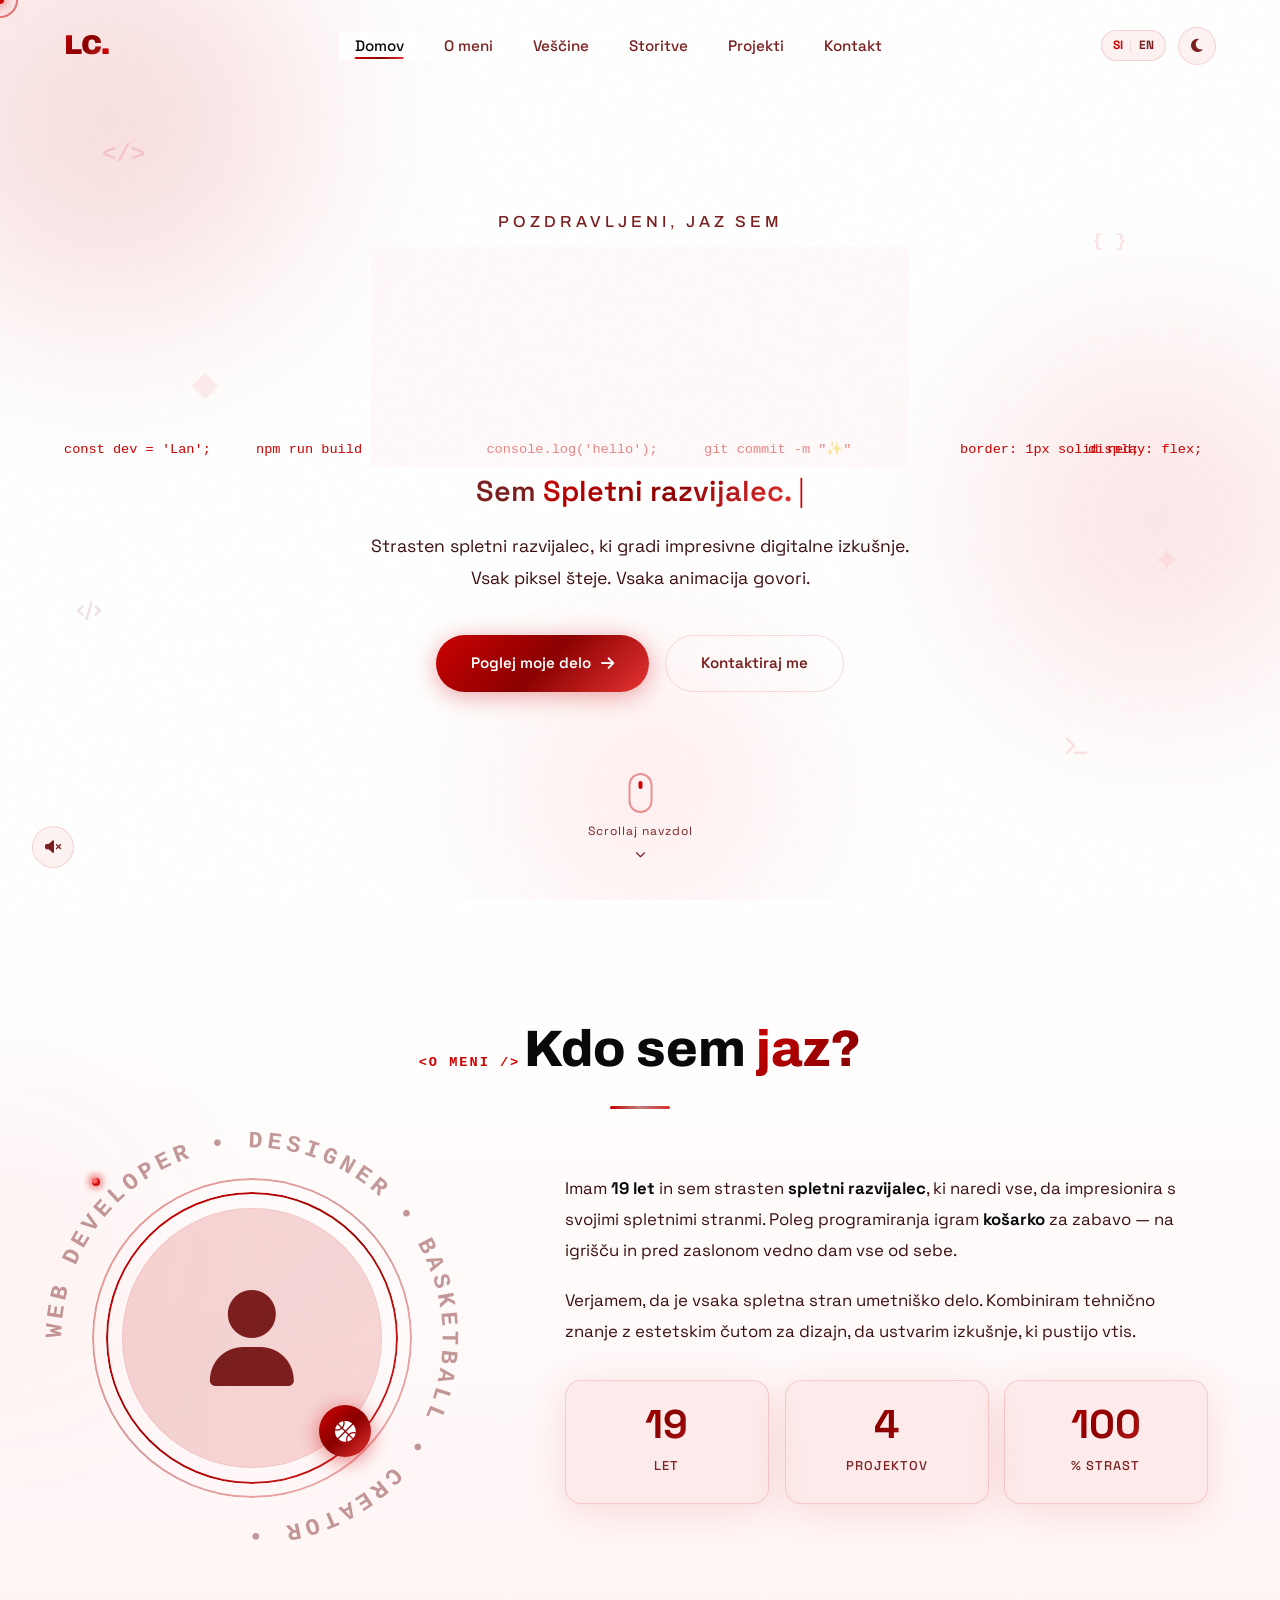
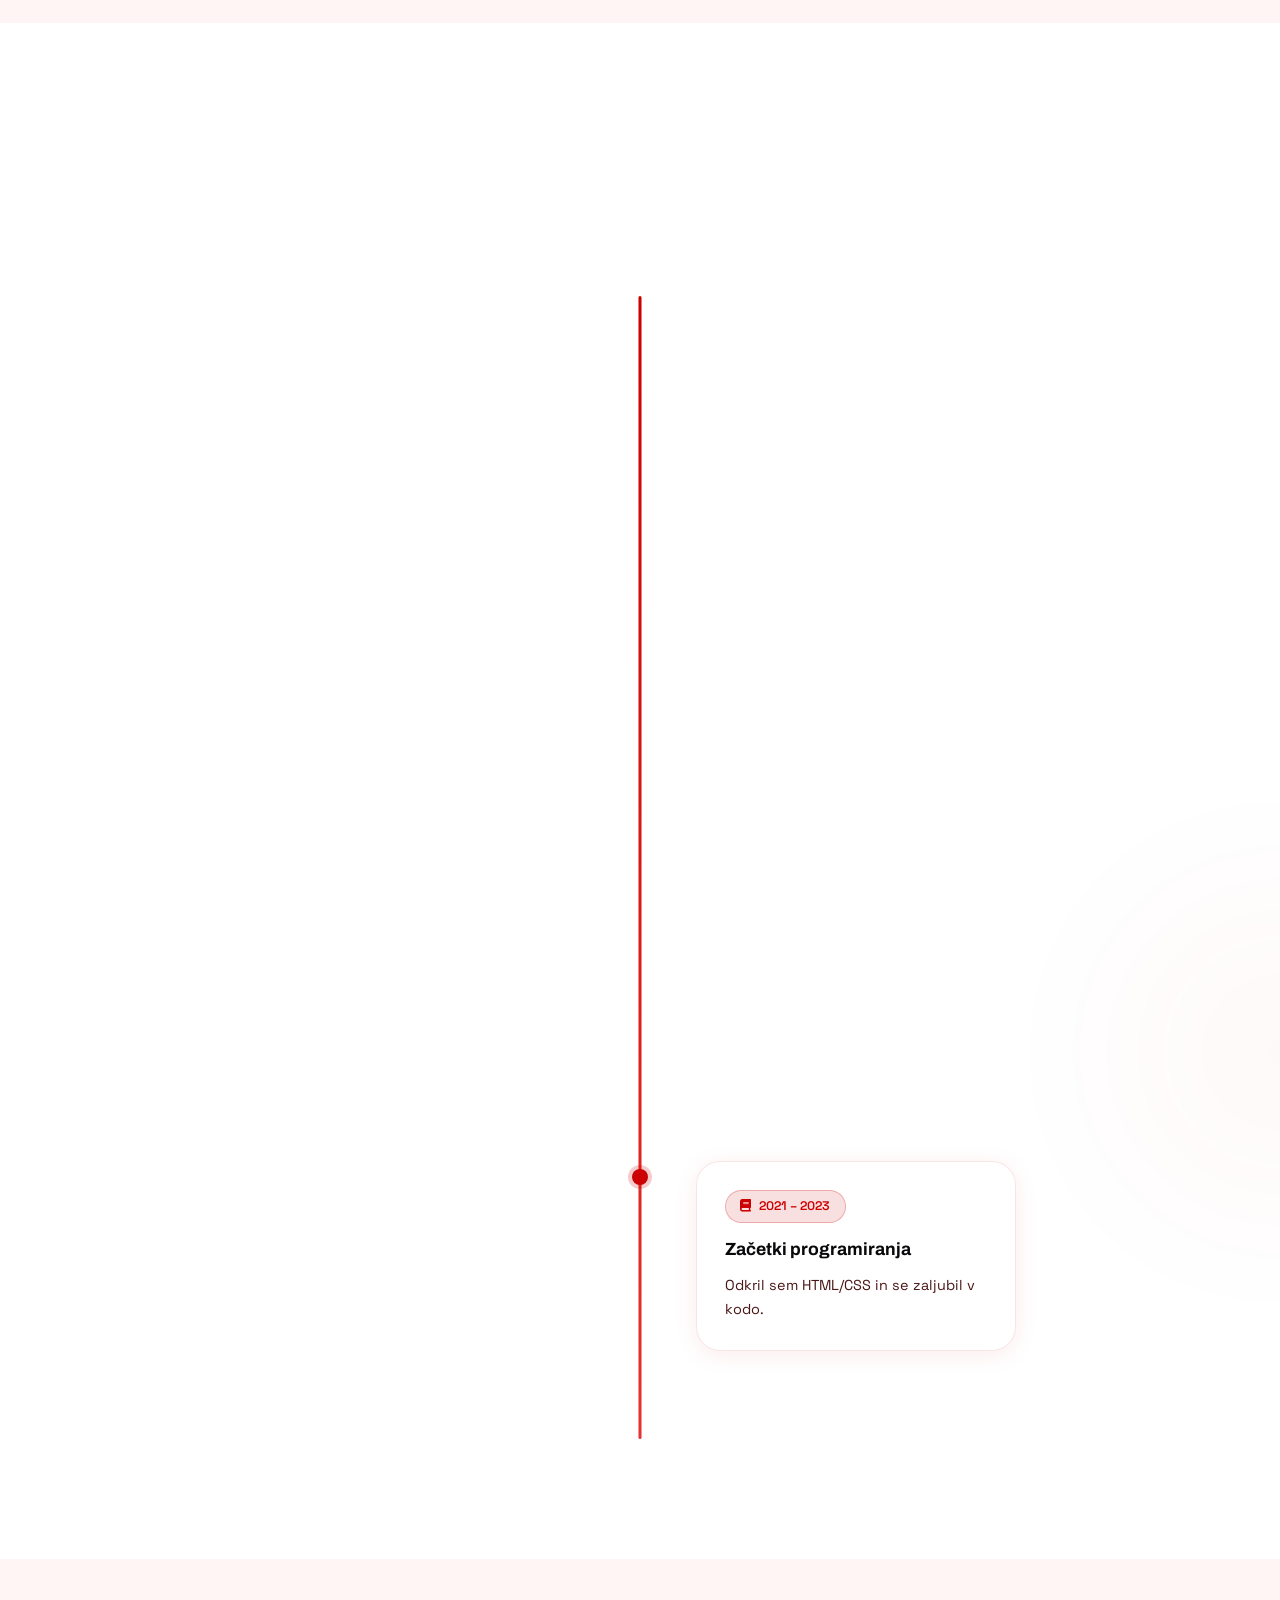
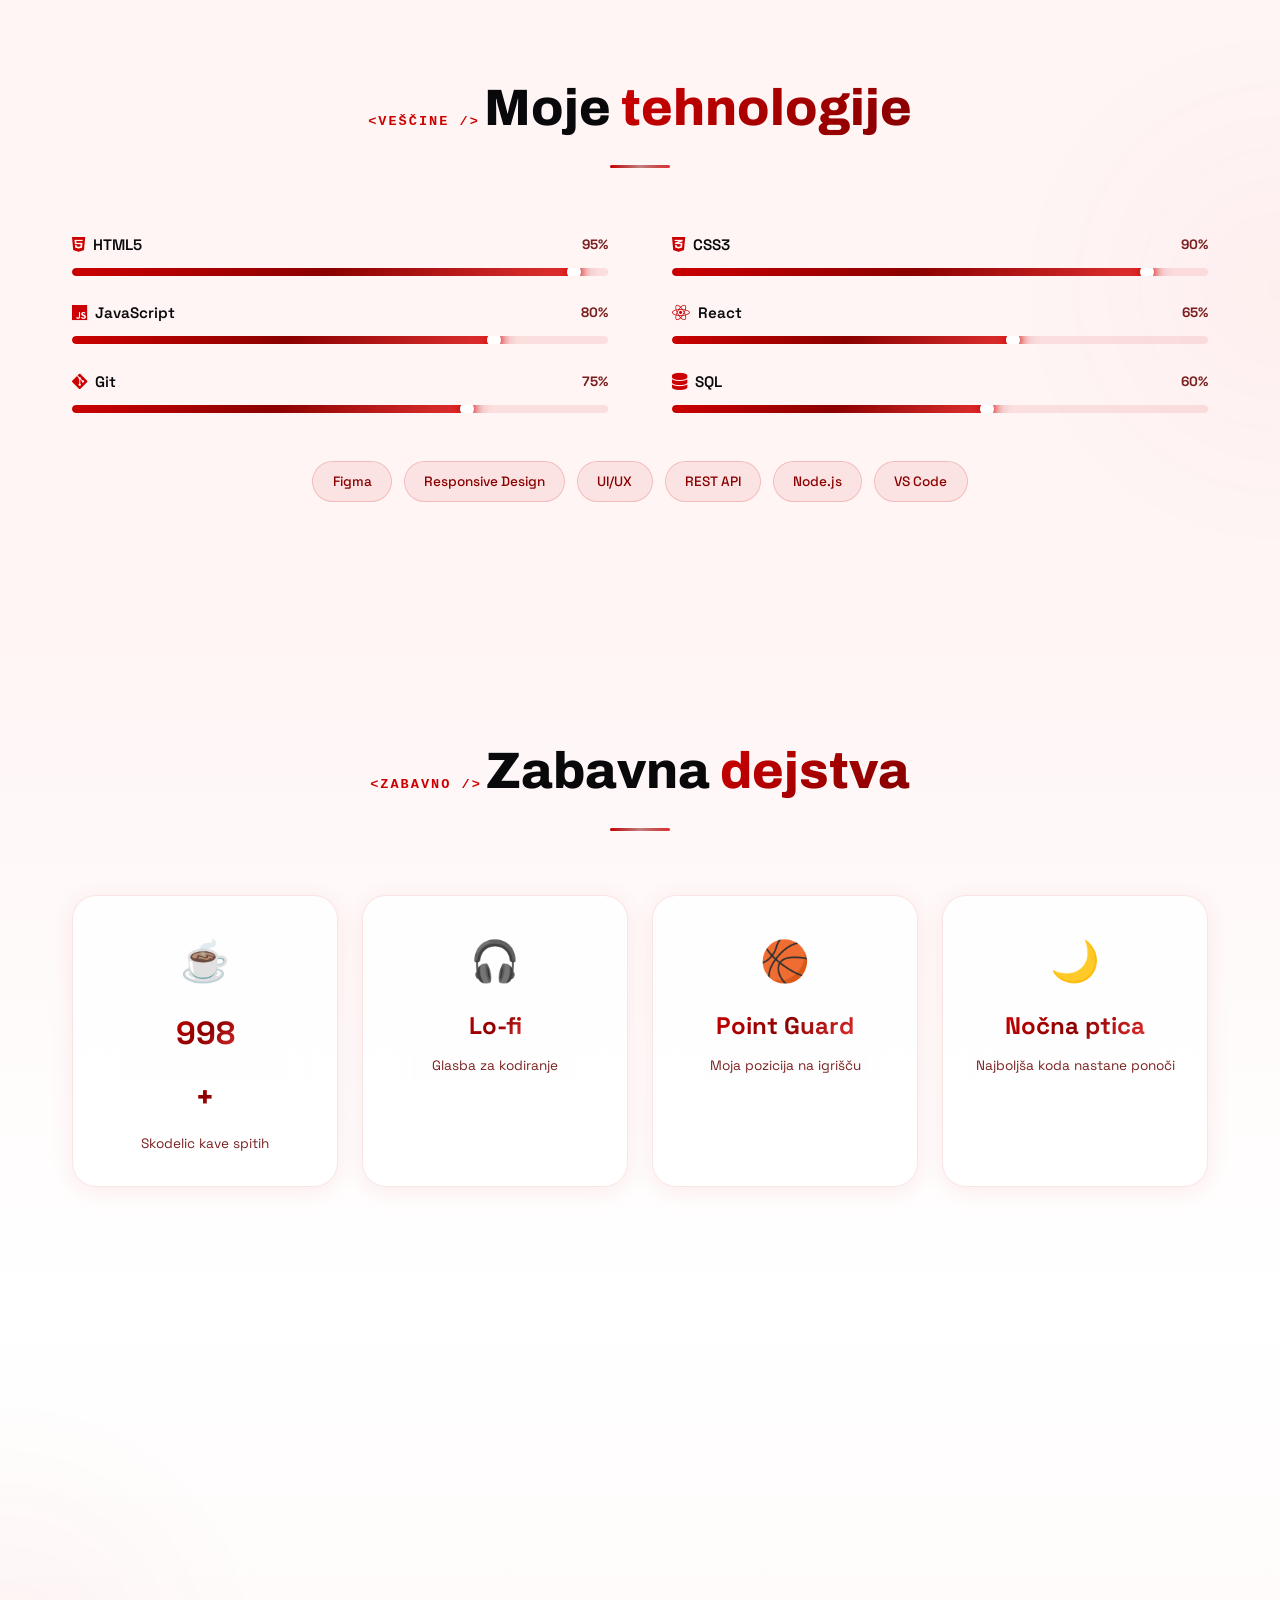
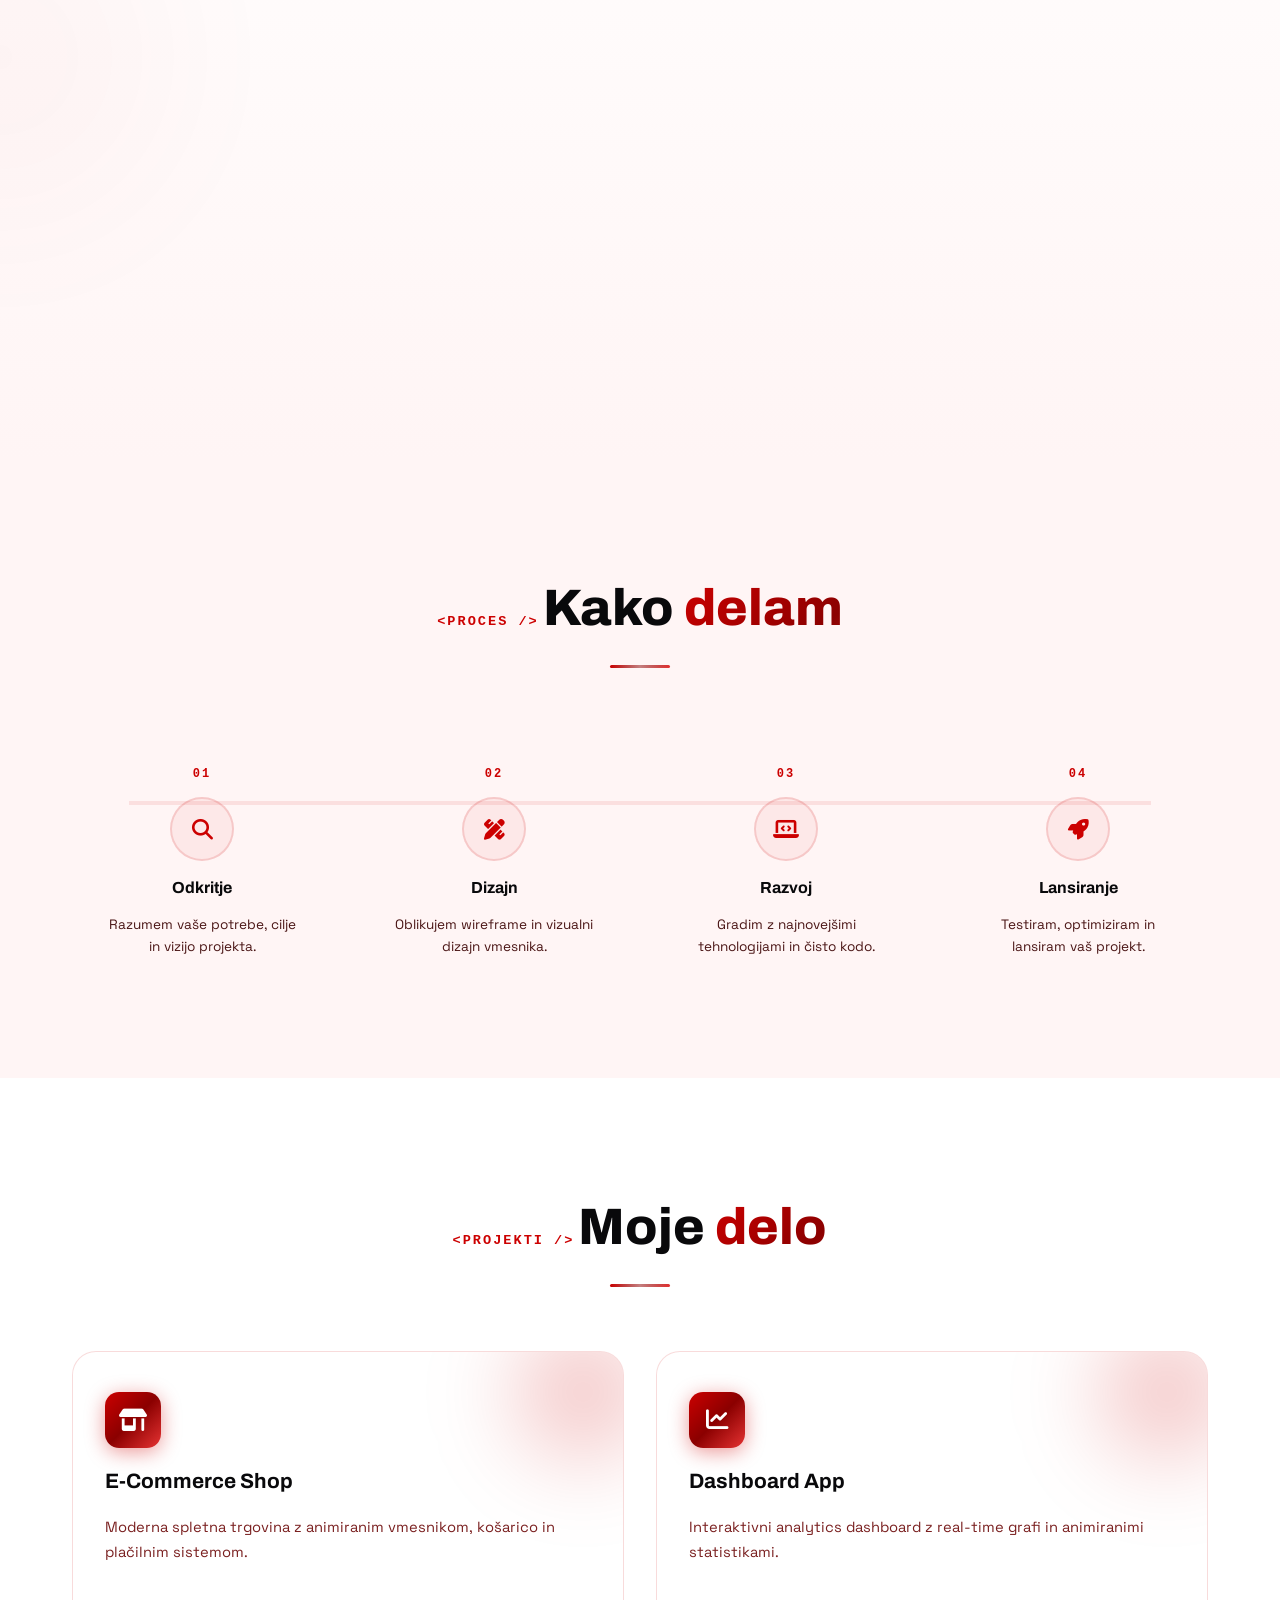
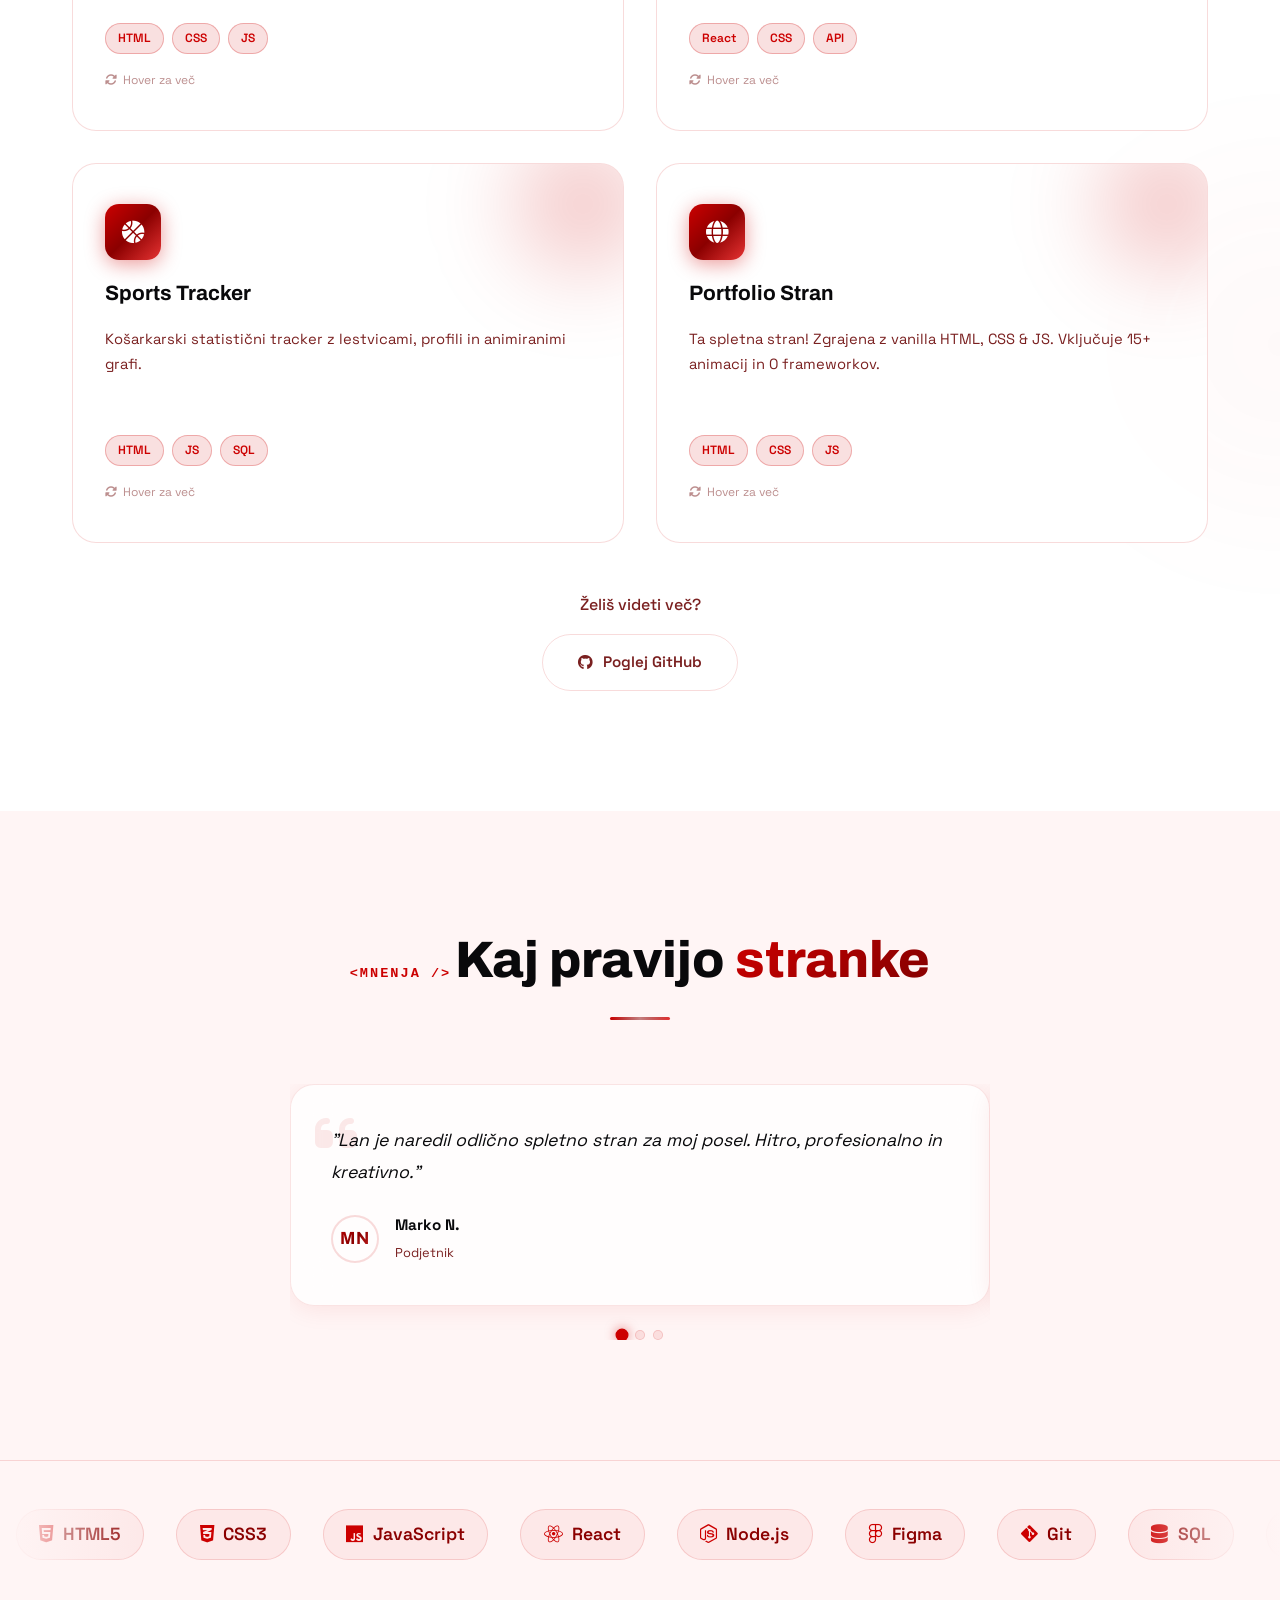
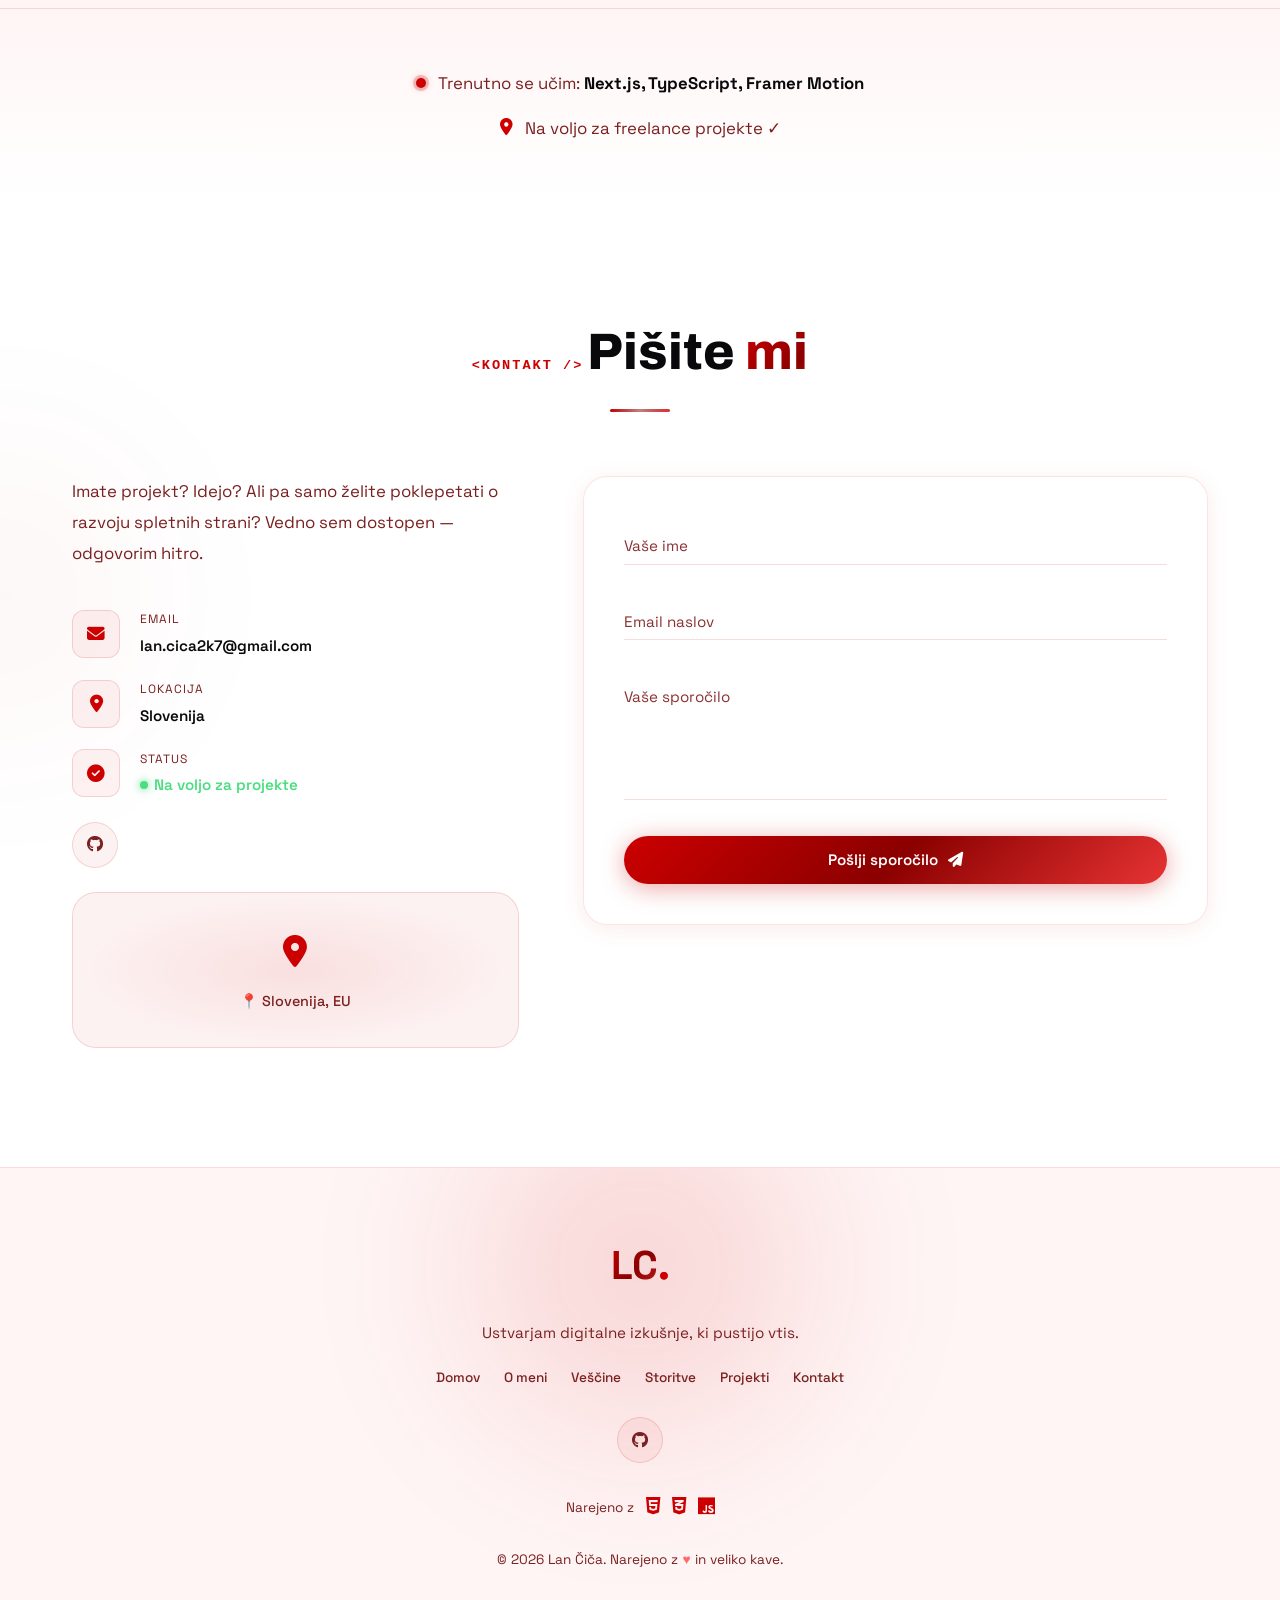
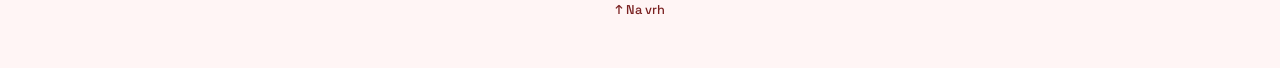
<file: index.html>
<!DOCTYPE html>
<html lang="sl" data-theme="light">
<head>
  <meta charset="UTF-8" />
  <meta name="viewport" content="width=device-width, initial-scale=1.0" />
  <meta name="description" content="Lan Čiča — 19-letni spletni razvijalec iz Slovenije. Gradim moderne, hitre in vizualno impresivne spletne strani." />
  <meta name="keywords" content="Lan Čiča, spletni razvijalec, web developer, Slovenija, portfolio, UI/UX dizajn" />
  <meta name="author" content="Lan Čiča" />
  <meta property="og:title" content="Lan Čiča — Spletni razvijalec iz Slovenije" />
  <meta property="og:description" content="Strasten spletni razvijalec, ki gradi impresivne digitalne izkušnje." />
  <meta property="og:type" content="website" />
  <meta property="og:image" content="og-image.png" />
  <meta name="twitter:card" content="summary_large_image" />
  <title>Lan Čiča — Spletni razvijalec iz Slovenije</title>
  <link rel="icon" href="data:image/svg+xml,<svg xmlns='http://www.w3.org/2000/svg' viewBox='0 0 100 100'><defs><linearGradient id='g' x1='0%25' y1='0%25' x2='100%25' y2='100%25'><stop offset='0%25' stop-color='%23cc0000'/><stop offset='100%25' stop-color='%238b0000'/></linearGradient></defs><text y='80' x='5' font-size='72' font-family='Arial,sans-serif' font-weight='900' fill='url(%23g)'>LC</text></svg>" />
  <link rel="preconnect" href="https://fonts.googleapis.com" />
  <link rel="preconnect" href="https://fonts.gstatic.com" crossorigin />
  <link href="https://fonts.googleapis.com/css2?family=Archivo:wght@300;400;500;600;700;800;900&family=Space+Grotesk:wght@300;400;500;600;700&display=swap" rel="stylesheet" />
  <link rel="stylesheet" href="https://cdnjs.cloudflare.com/ajax/libs/font-awesome/6.5.0/css/all.min.css" integrity="sha512-Avb2QiuDEEvB4bZJYdft2mNjVShBftLdPG8FJ0V7irTLQ8Uo0qcPxh4Plq7G5tGm0rU+1SPhVotteLpBERwTkw==" crossorigin="anonymous" referrerpolicy="no-referrer" />
  <link rel="stylesheet" href="style.css" />
</head>
<body>

  <!-- Skip to content (accessibility) -->
  <a href="#main-content" class="skip-link">Preskoči na vsebino</a>

  <svg class="svg-defs" aria-hidden="true">
    <filter id="noiseFilter">
      <feTurbulence type="fractalNoise" baseFrequency="0.65" numOctaves="3" stitchTiles="stitch"/>
    </filter>
  </svg>
  <div class="noise-overlay"></div>

  <!-- Page Loader / LC Intro -->
  <div class="page-overlay" id="pageOverlay">
    <div class="lc-grid"></div>
    <div class="lc-orb lc-orb-1"></div>
    <div class="lc-orb lc-orb-2"></div>
    <div class="lc-orb lc-orb-3"></div>
    <div class="lc-particle" style="--px:8vw;--py:12vh;--pd:0.4s;--pc:#a855f7;--ps:5px"></div>
    <div class="lc-particle" style="--px:27vw;--py:8vh;--pd:0.7s;--pc:#06b6d4;--ps:3px"></div>
    <div class="lc-particle" style="--px:70vw;--py:15vh;--pd:0.5s;--pc:#6366f1;--ps:4px"></div>
    <div class="lc-particle" style="--px:90vw;--py:9vh;--pd:1.0s;--pc:#a855f7;--ps:5px"></div>
    <div class="lc-particle" style="--px:5vw;--py:80vh;--pd:0.8s;--pc:#06b6d4;--ps:3px"></div>
    <div class="lc-particle" style="--px:15vw;--py:70vh;--pd:1.3s;--pc:#a855f7;--ps:6px"></div>
    <div class="lc-particle" style="--px:82vw;--py:78vh;--pd:0.6s;--pc:#6366f1;--ps:4px"></div>
    <div class="lc-particle" style="--px:93vw;--py:62vh;--pd:1.2s;--pc:#06b6d4;--ps:3px"></div>
    <div class="lc-particle" style="--px:47vw;--py:4vh;--pd:1.6s;--pc:#a855f7;--ps:5px"></div>
    <div class="lc-particle" style="--px:58vw;--py:88vh;--pd:1.4s;--pc:#06b6d4;--ps:4px"></div>
    <div class="lc-particle" style="--px:35vw;--py:91vh;--pd:1.9s;--pc:#6366f1;--ps:3px"></div>
    <div class="lc-particle" style="--px:74vw;--py:93vh;--pd:2.2s;--pc:#a855f7;--ps:5px"></div>
    <div class="lc-center">
      <div class="lc-logo">
        <span class="lc-L">L</span><span class="lc-C">C</span><span class="lc-dot">.</span>
      </div>
      <div class="lc-line"></div>
      <div class="lc-name">
        <span>L</span><span>a</span><span>n</span><span>&nbsp;</span><span>Č</span><span>i</span><span>č</span><span>a</span>
      </div>
      <p class="lc-tagline">Spletni razvijalec iz Slovenije</p>
      <div class="lc-stats">
        <div class="lc-stat lc-stat-1"><div class="lc-stat-val">19</div><div class="lc-stat-lbl">Let</div></div>
        <div class="lc-stat lc-stat-2"><div class="lc-stat-val" id="lcCount">0</div><div class="lc-stat-lbl">Projektov</div></div>
        <div class="lc-stat lc-stat-3"><div class="lc-stat-val">100</div><div class="lc-stat-lbl">% Strast</div></div>
      </div>
    </div>
    <div class="lc-scanlines"></div>
  </div>

  <!-- Scroll Progress -->
  <div class="scroll-progress" id="scrollProgress"></div>

  <!-- Custom Cursor -->
  <div class="cursor-dot" id="cursorDot"></div>
  <div class="cursor-ring" id="cursorRing"></div>

  <!-- Back to Top -->
  <button class="back-to-top" id="backToTop" aria-label="Nazaj na vrh">
    <i class="fa-solid fa-arrow-up"></i>
  </button>

  <!-- Sound Toggle -->
  <button class="sound-toggle" id="soundToggle" aria-label="Preklopi zvok">
    <i class="fa-solid fa-volume-xmark" id="soundIcon"></i>
  </button>

  <!-- Mobile Sticky CTA -->
  <a href="#contact" class="mobile-sticky-cta" id="mobileCTA">
    <i class="fa-solid fa-envelope"></i>
    <span data-i18n="mobile.cta">Kontakt</span>
  </a>

  <!-- Navbar -->
  <nav class="navbar" id="navbar" role="navigation" aria-label="Glavna navigacija">
    <div class="nav-left">
      <div class="nav-logo">LC<span class="dot">.</span></div>
      <span class="nav-scroll-pct" id="navScrollPct">0%</span>
    </div>
    <ul class="nav-links" id="navLinks">
      <li><a href="#hero" class="nav-link" data-i18n="nav.home">Domov</a></li>
      <li><a href="#about" class="nav-link" data-i18n="nav.about">O meni</a></li>
      <li><a href="#skills" class="nav-link" data-i18n="nav.skills">Veščine</a></li>
      <li><a href="#services" class="nav-link" data-i18n="nav.services">Storitve</a></li>
      <li><a href="#projects" class="nav-link" data-i18n="nav.projects">Projekti</a></li>
      <li><a href="#contact" class="nav-link" data-i18n="nav.contact">Kontakt</a></li>
    </ul>
    <div class="nav-actions">
      <!-- Language Switcher -->
      <div class="lang-switch" id="langSwitch" role="button" tabindex="0" aria-label="Preklopi jezik">
        <span class="lang-option active" data-lang="si">SI</span>
        <span class="lang-divider">|</span>
        <span class="lang-option" data-lang="en">EN</span>
      </div>
      <!-- Theme Toggle -->
      <button class="theme-toggle" id="themeToggle" aria-label="Preklopi temo">
        <i class="fa-solid fa-moon" id="themeIcon"></i>
      </button>
      <button class="nav-toggle" id="navToggle" aria-label="Toggle menu">
        <span></span><span></span><span></span>
      </button>
    </div>
  </nav>
  <div class="nav-backdrop" id="navBackdrop"></div>

  <main id="main-content">

  <!-- ========== HERO ========== -->
  <section class="hero" id="hero">
    <div class="hero-grid-overlay"></div>
    <div class="hero-blobs">
      <div class="blob blob-1" id="blob1"></div>
      <div class="blob blob-2" id="blob2"></div>
      <div class="blob blob-3" id="blob3"></div>
    </div>
    <!-- Pulse rings -->
    <div class="hero-pulse-ring"></div>
    <div class="hero-pulse-ring"></div>
    <div class="hero-pulse-ring"></div>
    <!-- Floating code -->
    <div class="hero-code-float" style="left:5%;animation-delay:-2s">const dev = 'Lan';</div>
    <div class="hero-code-float" style="left:20%;animation-delay:-8s">npm run build</div>
    <div class="hero-code-float" style="left:55%;animation-delay:-14s">git commit -m "✨"</div>
    <div class="hero-code-float" style="left:75%;animation-delay:-5s">border: 1px solid red;</div>
    <div class="hero-code-float" style="left:38%;animation-delay:-11s">console.log('hello');</div>
    <div class="hero-code-float" style="left:85%;animation-delay:-16s">display: flex;</div>

    <!-- Floating decorations -->
    <div class="hero-floaters">
      <div class="floater floater-1">&lt;/&gt;</div>
      <div class="floater floater-2">{ }</div>
      <div class="floater floater-3"><i class="fa-solid fa-code"></i></div>
      <div class="floater floater-4">✦</div>
      <div class="floater floater-5"><i class="fa-solid fa-terminal"></i></div>
      <div class="floater floater-6">◆</div>
    </div>

    <div class="hero-content">
      <p class="hero-eyebrow reveal-fade" data-i18n="hero.eyebrow">Pozdravljeni, jaz sem</p>
      <canvas class="particle-canvas" id="particleCanvas"></canvas>
      <div class="typewriter-wrap">
        <span class="typewriter-prefix" data-i18n="hero.prefix">Sem </span>
        <span class="typewriter" id="typewriter"></span>
        <span class="typewriter-cursor">|</span>
      </div>
      <p class="hero-desc reveal-fade" id="heroDesc" data-i18n="hero.desc">
        Strasten spletni razvijalec, ki gradi impresivne digitalne izkušnje.<br>
        Vsak piksel šteje. Vsaka animacija govori.
      </p>
      <div class="hero-cta reveal-fade">
        <a href="#projects" class="btn btn-primary magnetic ripple-btn">
          <span data-i18n="hero.cta1">Poglej moje delo</span>
          <i class="fa-solid fa-arrow-right"></i>
        </a>
        <a href="#contact" class="btn btn-ghost magnetic ripple-btn">
          <span data-i18n="hero.cta2">Kontaktiraj me</span>
        </a>
      </div>
    </div>
    <div class="scroll-indicator">
      <div class="scroll-mouse">
        <div class="scroll-wheel"></div>
      </div>
      <span data-i18n="hero.scroll">Scrollaj navzdol</span>
      <i class="fa-solid fa-chevron-down scroll-arrow"></i>
    </div>
  </section>

  <!-- ========== ABOUT ========== -->
  <section class="about section" id="about">
    <div class="section-glow section-glow-left"></div>
    <div class="container">
      <div class="section-header reveal-up">
        <span class="section-tag">&lt;O meni /&gt;</span>
        <h2 class="section-title" data-i18n-html="about.title">Kdo sem <span class="gradient-text animated-gradient">jaz?</span></h2>
        <div class="section-line"></div>
      </div>
      <div class="about-grid">
        <div class="about-visual reveal-left">
          <div class="avatar-wrapper">
            <div class="avatar-ring"></div>
            <div class="avatar-ring ring-2"></div>
            <div class="avatar-placeholder">
              <i class="fa-solid fa-user"></i>
              <div class="avatar-badge" id="avatarBadge" aria-label="Košarkar">
                <i class="fa-solid fa-basketball"></i>
                <div class="badge-tooltip" id="badgeTooltip">🏀 Fun fact: igram point guarda!</div>
              </div>
            </div>
            <!-- Rotating text ring -->
            <svg class="avatar-text-ring" viewBox="0 0 300 300" aria-hidden="true">
              <defs>
                <path id="circlePath" d="M 150,150 m -130,0 a 130,130 0 1,1 260,0 a 130,130 0 1,1 -260,0"/>
              </defs>
              <text>
                <textPath href="#circlePath">WEB DEVELOPER • DESIGNER • BASKETBALL • CREATOR • </textPath>
              </text>
            </svg>
          </div>
          <div class="avatar-orbit">
            <div class="orbit-dot orbit-dot-1"></div>
            <div class="orbit-dot orbit-dot-2"></div>
            <div class="orbit-dot orbit-dot-3"></div>
          </div>
        </div>
        <div class="about-text reveal-right">
          <p class="about-bio" data-i18n-html="about.bio1">
            Imam <strong>19 let</strong> in sem strasten <strong>spletni razvijalec</strong>, ki naredi vse,
            da impresionira s svojimi spletnimi stranmi. Poleg programiranja igram <strong>košarko</strong>
            za zabavo — na igrišču in pred zaslonom vedno dam vse od sebe.
          </p>
          <p class="about-bio" data-i18n-html="about.bio2">
            Verjamem, da je vsaka spletna stran umetniško delo. Kombiniram tehnično znanje
            z estetskim čutom za dizajn, da ustvarim izkušnje, ki pustijo vtis.
          </p>
          <div class="about-stats">
            <div class="stat-card reveal-scale tilt-card">
              <div class="stat-glow"></div>
              <span class="stat-number" data-target="19">0</span>
              <span class="stat-label" data-i18n="about.stat1">Let</span>
            </div>
            <div class="stat-card reveal-scale tilt-card">
              <div class="stat-glow"></div>
              <span class="stat-number" data-target="4">0</span>
              <span class="stat-label" data-i18n="about.stat2">Projektov</span>
            </div>
            <div class="stat-card reveal-scale tilt-card">
              <div class="stat-glow"></div>
              <span class="stat-number" data-target="100">0</span>
              <span class="stat-label" data-i18n="about.stat3">% Strast</span>
            </div>
          </div>
        </div>
      </div>
    </div>
  </section>

  <!-- ========== EXPERIENCE (NEW) ========== -->
  <section class="experience section" id="experience">
    <div class="section-glow section-glow-right"></div>
    <div class="container">
      <div class="section-header reveal-up">
        <span class="section-tag">&lt;Izkušnje /&gt;</span>
        <h2 class="section-title" data-i18n-html="exp.title">Moja <span class="gradient-text animated-gradient">pot</span></h2>
        <div class="section-line"></div>
      </div>
      <div class="exp-timeline" id="expTimeline">
        <div class="exp-line-track">
          <div class="exp-line-fill" id="expLineFill"></div>
        </div>

        <div class="exp-item exp-item-left reveal-left stagger-1">
          <div class="exp-dot pulse-ring"></div>
          <div class="exp-card glass-card">
            <span class="exp-year"><i class="fa-solid fa-graduation-cap"></i> 2024 – <span data-i18n="exp.now">Sedaj</span></span>
            <h4 class="exp-card-title" data-i18n="exp.t1">Študent spletnega razvoja</h4>
            <p class="exp-card-desc" data-i18n="exp.d1">Samostojno učenje in gradnja projektov vsak dan.</p>
          </div>
        </div>

        <div class="exp-item exp-item-right reveal-right stagger-2">
          <div class="exp-dot pulse-ring"></div>
          <div class="exp-card glass-card">
            <span class="exp-year"><i class="fa-solid fa-briefcase"></i> 2023 – 2024</span>
            <h4 class="exp-card-title" data-i18n="exp.t2">Freelance spletni razvijalec</h4>
            <p class="exp-card-desc" data-i18n="exp.d2">Oblikovanje in razvoj strani za lokalne stranke.</p>
          </div>
        </div>

        <div class="exp-item exp-item-left reveal-left stagger-3">
          <div class="exp-dot pulse-ring"></div>
          <div class="exp-card glass-card">
            <span class="exp-year"><i class="fa-solid fa-basketball"></i> 2020 – <span data-i18n="exp.now2">Sedaj</span></span>
            <h4 class="exp-card-title" data-i18n="exp.t3">Košarkar</h4>
            <p class="exp-card-desc" data-i18n="exp.d3">Aktivno igram košarko v lokalnem klubu.</p>
          </div>
        </div>

        <div class="exp-item exp-item-right reveal-right stagger-4">
          <div class="exp-dot pulse-ring"></div>
          <div class="exp-card glass-card">
            <span class="exp-year"><i class="fa-solid fa-book"></i> 2021 – 2023</span>
            <h4 class="exp-card-title" data-i18n="exp.t4">Začetki programiranja</h4>
            <p class="exp-card-desc" data-i18n="exp.d4">Odkril sem HTML/CSS in se zaljubil v kodo.</p>
          </div>
        </div>
      </div>
    </div>
  </section>

  <!-- ========== SKILLS ========== -->
  <section class="skills section" id="skills">
    <div class="parallax-bg" data-parallax="0.3"></div>
    <div class="section-glow section-glow-right"></div>
    <div class="container">
      <div class="section-header reveal-up">
        <span class="section-tag">&lt;Veščine /&gt;</span>
        <h2 class="section-title" data-i18n-html="skills.title">Moje <span class="gradient-text animated-gradient">tehnologije</span></h2>
        <div class="section-line"></div>
      </div>
      <div class="skills-grid">
        <div class="skill-item reveal-fade stagger-1">
          <div class="skill-header">
            <span class="skill-name"><i class="fa-brands fa-html5"></i> HTML5</span>
            <span class="skill-pct">95%</span>
          </div>
          <div class="skill-bar"><div class="skill-fill" data-width="95"></div></div>
        </div>
        <div class="skill-item reveal-fade stagger-2">
          <div class="skill-header">
            <span class="skill-name"><i class="fa-brands fa-css3-alt"></i> CSS3</span>
            <span class="skill-pct">90%</span>
          </div>
          <div class="skill-bar"><div class="skill-fill" data-width="90"></div></div>
        </div>
        <div class="skill-item reveal-fade stagger-3">
          <div class="skill-header">
            <span class="skill-name"><i class="fa-brands fa-js"></i> JavaScript</span>
            <span class="skill-pct">80%</span>
          </div>
          <div class="skill-bar"><div class="skill-fill" data-width="80"></div></div>
        </div>
        <div class="skill-item reveal-fade stagger-4">
          <div class="skill-header">
            <span class="skill-name"><i class="fa-brands fa-react"></i> React</span>
            <span class="skill-pct">65%</span>
          </div>
          <div class="skill-bar"><div class="skill-fill" data-width="65"></div></div>
        </div>
        <div class="skill-item reveal-fade stagger-5">
          <div class="skill-header">
            <span class="skill-name"><i class="fa-brands fa-git-alt"></i> Git</span>
            <span class="skill-pct">75%</span>
          </div>
          <div class="skill-bar"><div class="skill-fill" data-width="75"></div></div>
        </div>
        <div class="skill-item reveal-fade stagger-6">
          <div class="skill-header">
            <span class="skill-name"><i class="fa-solid fa-database"></i> SQL</span>
            <span class="skill-pct">60%</span>
          </div>
          <div class="skill-bar"><div class="skill-fill" data-width="60"></div></div>
        </div>
      </div>
      <div class="tech-pills reveal-up">
        <span class="pill stagger-1">Figma</span>
        <span class="pill stagger-2">Responsive Design</span>
        <span class="pill stagger-3">UI/UX</span>
        <span class="pill stagger-4">REST API</span>
        <span class="pill stagger-5">Node.js</span>
        <span class="pill stagger-6">VS Code</span>
      </div>
    </div>
  </section>

  <!-- ========== FUN FACTS (NEW) ========== -->
  <section class="funfacts section" id="funfacts">
    <div class="container">
      <div class="section-header reveal-up">
        <span class="section-tag">&lt;Zabavno /&gt;</span>
        <h2 class="section-title" data-i18n-html="fun.title">Zabavna <span class="gradient-text animated-gradient">dejstva</span></h2>
        <div class="section-line"></div>
      </div>
      <div class="funfacts-grid">
        <div class="funfact-card glass-card reveal-scale stagger-1 glow-border">
          <div class="funfact-emoji">☕</div>
          <div class="funfact-number" data-target-fun="1000">0</div>
          <div class="funfact-plus">+</div>
          <p class="funfact-label" data-i18n="fun.f1">Skodelic kave spitih</p>
        </div>
        <div class="funfact-card glass-card reveal-scale stagger-2 glow-border">
          <div class="funfact-emoji">🎧</div>
          <div class="funfact-value">Lo-fi</div>
          <p class="funfact-label" data-i18n="fun.f2">Glasba za kodiranje</p>
        </div>
        <div class="funfact-card glass-card reveal-scale stagger-3 glow-border">
          <div class="funfact-emoji">🏀</div>
          <div class="funfact-value">Point Guard</div>
          <p class="funfact-label" data-i18n="fun.f3">Moja pozicija na igrišču</p>
        </div>
        <div class="funfact-card glass-card reveal-scale stagger-4 glow-border">
          <div class="funfact-emoji">🌙</div>
          <div class="funfact-value" data-i18n="fun.v4">Nočna ptica</div>
          <p class="funfact-label" data-i18n="fun.f4">Najboljša koda nastane ponoči</p>
        </div>
      </div>
    </div>
  </section>

  <!-- ========== SERVICES ========== -->
  <section class="services section" id="services">
    <div class="section-glow section-glow-left"></div>
    <div class="container">
      <div class="section-header reveal-up">
        <span class="section-tag">&lt;Storitve /&gt;</span>
        <h2 class="section-title" data-i18n-html="services.title">Kaj <span class="gradient-text animated-gradient">ponujam</span></h2>
        <div class="section-line"></div>
      </div>
      <div class="services-grid">
        <div class="service-card glass-card reveal-scale stagger-1 glow-border">
          <div class="service-shimmer"></div>
          <div class="service-icon"><i class="fa-solid fa-code"></i></div>
          <h3 class="service-title" data-i18n="svc.t1">Spletni razvoj</h3>
          <p class="service-desc" data-i18n="svc.d1">Od ideje do delujočega izdelka. Gradim moderne, hitre in responzivne spletne strani s čisto kodo.</p>
          <div class="service-arrow"><i class="fa-solid fa-arrow-right"></i></div>
        </div>
        <div class="service-card glass-card reveal-scale stagger-2 glow-border">
          <div class="service-shimmer"></div>
          <div class="service-icon"><i class="fa-solid fa-palette"></i></div>
          <h3 class="service-title" data-i18n="svc.t2">UI/UX Dizajn</h3>
          <p class="service-desc" data-i18n="svc.d2">Oblikujem intuitivne vmesnike, ki so vizualno privlačni in enostavni za uporabo. Dizajn, ki govori.</p>
          <div class="service-arrow"><i class="fa-solid fa-arrow-right"></i></div>
        </div>
        <div class="service-card glass-card reveal-scale stagger-3 glow-border">
          <div class="service-shimmer"></div>
          <div class="service-icon"><i class="fa-solid fa-rocket"></i></div>
          <h3 class="service-title" data-i18n="svc.t3">Optimizacija</h3>
          <p class="service-desc" data-i18n="svc.d3">Optimiziram hitrost, SEO in dostopnost za najboljšo uporabniško izkušnjo. Vsaka milisekunda šteje.</p>
          <div class="service-arrow"><i class="fa-solid fa-arrow-right"></i></div>
        </div>
      </div>
    </div>
  </section>

  <!-- ========== PROCESS ========== -->
  <section class="process section" id="process">
    <div class="container">
      <div class="section-header reveal-up">
        <span class="section-tag">&lt;Proces /&gt;</span>
        <h2 class="section-title" data-i18n-html="proc.title">Kako <span class="gradient-text animated-gradient">delam</span></h2>
        <div class="section-line"></div>
      </div>
      <div class="timeline" id="timeline">
        <svg class="timeline-svg" viewBox="0 0 1000 6" preserveAspectRatio="none">
          <defs>
            <linearGradient id="timelineGrad" x1="0%" y1="0%" x2="100%" y2="0%">
              <stop offset="0%" stop-color="#a855f7"/>
              <stop offset="50%" stop-color="#6366f1"/>
              <stop offset="100%" stop-color="#06b6d4"/>
            </linearGradient>
          </defs>
          <line class="timeline-track" x1="0" y1="3" x2="1000" y2="3"/>
          <line class="timeline-path" id="timelinePath" x1="0" y1="3" x2="1000" y2="3" stroke="url(#timelineGrad)" stroke-width="4" stroke-linecap="round"/>
        </svg>
        <div class="timeline-steps">
          <div class="timeline-step reveal-scale stagger-1">
            <div class="step-number">01</div>
            <div class="step-icon pulse-ring"><i class="fa-solid fa-magnifying-glass"></i></div>
            <h4 class="step-title" data-i18n="proc.s1">Odkritje</h4>
            <p class="step-desc" data-i18n="proc.d1">Razumem vaše potrebe, cilje in vizijo projekta.</p>
          </div>
          <div class="timeline-step reveal-scale stagger-2">
            <div class="step-number">02</div>
            <div class="step-icon pulse-ring"><i class="fa-solid fa-pen-ruler"></i></div>
            <h4 class="step-title" data-i18n="proc.s2">Dizajn</h4>
            <p class="step-desc" data-i18n="proc.d2">Oblikujem wireframe in vizualni dizajn vmesnika.</p>
          </div>
          <div class="timeline-step reveal-scale stagger-3">
            <div class="step-number">03</div>
            <div class="step-icon pulse-ring"><i class="fa-solid fa-laptop-code"></i></div>
            <h4 class="step-title" data-i18n="proc.s3">Razvoj</h4>
            <p class="step-desc" data-i18n="proc.d3">Gradim z najnovejšimi tehnologijami in čisto kodo.</p>
          </div>
          <div class="timeline-step reveal-scale stagger-4">
            <div class="step-number">04</div>
            <div class="step-icon pulse-ring"><i class="fa-solid fa-rocket"></i></div>
            <h4 class="step-title" data-i18n="proc.s4">Lansiranje</h4>
            <p class="step-desc" data-i18n="proc.d4">Testiram, optimiziram in lansiram vaš projekt.</p>
          </div>
        </div>
      </div>
    </div>
  </section>

  <!-- ========== PROJECTS ========== -->
  <section class="projects section" id="projects">
    <div class="section-glow section-glow-right"></div>
    <div class="container">
      <div class="section-header reveal-up">
        <span class="section-tag">&lt;Projekti /&gt;</span>
        <h2 class="section-title" data-i18n-html="proj.title">Moje <span class="gradient-text animated-gradient">delo</span></h2>
        <div class="section-line"></div>
      </div>
      <div class="projects-grid">
        <div class="project-card reveal-scale stagger-1">
          <div class="card-inner">
            <div class="card-front">
              <div class="card-glow"></div>
              <div class="project-icon"><i class="fa-solid fa-shop"></i></div>
              <h3 class="project-title">E-Commerce Shop</h3>
              <p class="project-desc" data-i18n="proj.d1">Moderna spletna trgovina z animiranim vmesnikom, košarico in plačilnim sistemom.</p>
              <div class="project-tags">
                <span>HTML</span><span>CSS</span><span>JS</span>
              </div>
              <div class="flip-hint"><i class="fa-solid fa-rotate"></i> <span class="flip-hint-text" data-i18n="proj.hint">Hover za več</span></div>
            </div>
            <div class="card-back">
              <div class="card-back-content">
                <h3>E-Commerce Shop</h3>
                <p data-i18n="proj.b1">Responsive dizajn, dark mode, animirani filtri produktov in smooth checkout flow.</p>
              </div>
            </div>
          </div>
        </div>
        <div class="project-card reveal-scale stagger-2">
          <div class="card-inner">
            <div class="card-front">
              <div class="card-glow"></div>
              <div class="project-icon"><i class="fa-solid fa-chart-line"></i></div>
              <h3 class="project-title">Dashboard App</h3>
              <p class="project-desc" data-i18n="proj.d2">Interaktivni analytics dashboard z real-time grafi in animiranimi statistikami.</p>
              <div class="project-tags">
                <span>React</span><span>CSS</span><span>API</span>
              </div>
              <div class="flip-hint"><i class="fa-solid fa-rotate"></i> <span class="flip-hint-text" data-i18n="proj.hint2">Hover za več</span></div>
            </div>
            <div class="card-back">
              <div class="card-back-content">
                <h3>Dashboard App</h3>
                <p data-i18n="proj.b2">Glassmorphism UI, live data charts, dark/light mode, mobilno prilagojeno.</p>
              </div>
            </div>
          </div>
        </div>
        <div class="project-card reveal-scale stagger-3">
          <div class="card-inner">
            <div class="card-front">
              <div class="card-glow"></div>
              <div class="project-icon"><i class="fa-solid fa-basketball"></i></div>
              <h3 class="project-title">Sports Tracker</h3>
              <p class="project-desc" data-i18n="proj.d3">Košarkarski statistični tracker z lestvicami, profili in animiranimi grafi.</p>
              <div class="project-tags">
                <span>HTML</span><span>JS</span><span>SQL</span>
              </div>
              <div class="flip-hint"><i class="fa-solid fa-rotate"></i> <span class="flip-hint-text" data-i18n="proj.hint3">Hover za več</span></div>
            </div>
            <div class="card-back">
              <div class="card-back-content">
                <h3>Sports Tracker</h3>
                <p data-i18n="proj.b3">Osebni projekt — ker košarka in programiranje sta moji dve strasti.</p>
              </div>
            </div>
          </div>
        </div>
        <div class="project-card reveal-scale stagger-4">
          <div class="card-inner">
            <div class="card-front">
              <div class="card-glow"></div>
              <div class="project-icon"><i class="fa-solid fa-globe"></i></div>
              <h3 class="project-title">Portfolio Stran</h3>
              <p class="project-desc" data-i18n="proj.d4">Ta spletna stran! Zgrajena z vanilla HTML, CSS & JS. Vključuje 15+ animacij in 0 frameworkov.</p>
              <div class="project-tags">
                <span>HTML</span><span>CSS</span><span>JS</span>
              </div>
              <div class="flip-hint"><i class="fa-solid fa-rotate"></i> <span class="flip-hint-text" data-i18n="proj.hint4">Hover za več</span></div>
            </div>
            <div class="card-back">
              <div class="card-back-content">
                <h3>Portfolio Stran</h3>
                <p data-i18n="proj.b4">Čisti vanilla kod, particle system, 3D kartice, typewriter efekt in še veliko več.</p>
              </div>
            </div>
          </div>
        </div>
      </div>
      <div class="projects-cta reveal-up">
        <p data-i18n="proj.more">Želiš videti več?</p>
        <a href="https://github.com/lancica2k7" target="_blank" rel="noopener" class="btn btn-ghost magnetic ripple-btn">
          <i class="fa-brands fa-github"></i>
          <span data-i18n="proj.github">Poglej GitHub</span>
        </a>
      </div>
    </div>
  </section>

  <!-- ========== TESTIMONIALS (NEW) ========== -->
  <section class="testimonials section" id="testimonials">
    <div class="container">
      <div class="section-header reveal-up">
        <span class="section-tag">&lt;Mnenja /&gt;</span>
        <h2 class="section-title" data-i18n-html="test.title">Kaj pravijo <span class="gradient-text animated-gradient">stranke</span></h2>
        <div class="section-line"></div>
      </div>
      <div class="testimonial-carousel" id="testimonialCarousel">
        <div class="testimonial-track" id="testimonialTrack">
          <div class="testimonial-card glass-card">
            <i class="fa-solid fa-quote-left testimonial-watermark"></i>
            <p class="testimonial-text" data-i18n="test.q1">"Lan je naredil odlično spletno stran za moj posel. Hitro, profesionalno in kreativno."</p>
            <div class="testimonial-author">
              <div class="testimonial-avatar testimonial-avatar--initials">MN</div>
              <div>
                <span class="testimonial-name">Marko N.</span>
                <span class="testimonial-role" data-i18n="test.r1">Podjetnik</span>
              </div>
            </div>
          </div>
          <div class="testimonial-card glass-card">
            <i class="fa-solid fa-quote-left testimonial-watermark"></i>
            <p class="testimonial-text" data-i18n="test.q2">"Izjemen občutek za dizajn. Stran izgleda kot bi jo naredila velika agencija."</p>
            <div class="testimonial-author">
              <div class="testimonial-avatar testimonial-avatar--initials">AK</div>
              <div>
                <span class="testimonial-name">Ana K.</span>
                <span class="testimonial-role" data-i18n="test.r2">Fotografinja</span>
              </div>
            </div>
          </div>
          <div class="testimonial-card glass-card">
            <i class="fa-solid fa-quote-left testimonial-watermark"></i>
            <p class="testimonial-text" data-i18n="test.q3">"Odziven, zanesljiv in kreativen. Priporočam vsem!"</p>
            <div class="testimonial-author">
              <div class="testimonial-avatar testimonial-avatar--initials">LP</div>
              <div>
                <span class="testimonial-name">Luka P.</span>
                <span class="testimonial-role" data-i18n="test.r3">Startup ustanovitelj</span>
              </div>
            </div>
          </div>
        </div>
        <div class="testimonial-dots" id="testimonialDots">
          <button class="t-dot active" data-idx="0" aria-label="Mnenje 1"></button>
          <button class="t-dot" data-idx="1" aria-label="Mnenje 2"></button>
          <button class="t-dot" data-idx="2" aria-label="Mnenje 3"></button>
        </div>
      </div>
    </div>
  </section>

  <!-- ========== MARQUEE ========== -->
  <section class="marquee-section">
    <div class="marquee-fade marquee-fade-left"></div>
    <div class="marquee-fade marquee-fade-right"></div>
    <div class="marquee-track">
      <div class="marquee-content">
        <span class="marquee-item"><i class="fa-brands fa-html5"></i> HTML5</span>
        <span class="marquee-item"><i class="fa-brands fa-css3-alt"></i> CSS3</span>
        <span class="marquee-item"><i class="fa-brands fa-js"></i> JavaScript</span>
        <span class="marquee-item"><i class="fa-brands fa-react"></i> React</span>
        <span class="marquee-item"><i class="fa-brands fa-node-js"></i> Node.js</span>
        <span class="marquee-item"><i class="fa-brands fa-figma"></i> Figma</span>
        <span class="marquee-item"><i class="fa-brands fa-git-alt"></i> Git</span>
        <span class="marquee-item"><i class="fa-solid fa-database"></i> SQL</span>
        <span class="marquee-item"><i class="fa-solid fa-paintbrush"></i> UI/UX</span>
        <span class="marquee-item"><i class="fa-solid fa-mobile-screen"></i> Responsive</span>
        <span class="marquee-item"><i class="fa-solid fa-server"></i> REST API</span>
        <span class="marquee-item"><i class="fa-solid fa-terminal"></i> VS Code</span>
      </div>
      <div class="marquee-content" aria-hidden="true">
        <span class="marquee-item"><i class="fa-brands fa-html5"></i> HTML5</span>
        <span class="marquee-item"><i class="fa-brands fa-css3-alt"></i> CSS3</span>
        <span class="marquee-item"><i class="fa-brands fa-js"></i> JavaScript</span>
        <span class="marquee-item"><i class="fa-brands fa-react"></i> React</span>
        <span class="marquee-item"><i class="fa-brands fa-node-js"></i> Node.js</span>
        <span class="marquee-item"><i class="fa-brands fa-figma"></i> Figma</span>
        <span class="marquee-item"><i class="fa-brands fa-git-alt"></i> Git</span>
        <span class="marquee-item"><i class="fa-solid fa-database"></i> SQL</span>
        <span class="marquee-item"><i class="fa-solid fa-paintbrush"></i> UI/UX</span>
        <span class="marquee-item"><i class="fa-solid fa-mobile-screen"></i> Responsive</span>
        <span class="marquee-item"><i class="fa-solid fa-server"></i> REST API</span>
        <span class="marquee-item"><i class="fa-solid fa-terminal"></i> VS Code</span>
      </div>
    </div>
  </section>

  <!-- ========== CURRENTLY (NEW) ========== -->
  <section class="currently section" id="currently">
    <div class="container">
      <div class="currently-content reveal-up">
        <div class="currently-line">
          <span class="status-dot"></span>
          <span data-i18n="cur.learning">Trenutno se učim: <strong>Next.js, TypeScript, Framer Motion</strong></span>
        </div>
        <div class="currently-line">
          <i class="fa-solid fa-location-dot"></i>
          <span data-i18n="cur.available">Na voljo za freelance projekte ✓</span>
        </div>
      </div>
    </div>
  </section>

  <!-- ========== CONTACT ========== -->
  <section class="contact section" id="contact">
    <div class="section-glow section-glow-left"></div>
    <div class="container">
      <div class="section-header reveal-up">
        <span class="section-tag">&lt;Kontakt /&gt;</span>
        <h2 class="section-title" data-i18n-html="contact.title">Pišite <span class="gradient-text animated-gradient">mi</span></h2>
        <div class="section-line"></div>
      </div>
      <div class="contact-grid">
        <div class="contact-info reveal-left">
          <p class="contact-desc" data-i18n="contact.desc">
            Imate projekt? Idejo? Ali pa samo želite poklepetati o razvoju spletnih strani?
            Vedno sem dostopen — odgovorim hitro.
          </p>
          <div class="contact-items">
            <div class="contact-item stagger-1">
              <div class="contact-icon"><i class="fa-solid fa-envelope"></i></div>
              <div>
                <span class="contact-label">Email</span>
                <a href="mailto:lan.cica2k7@gmail.com" class="contact-value-link contact-value">lan.cica2k7@gmail.com</a>
              </div>
            </div>
            <div class="contact-item stagger-3">
              <div class="contact-icon"><i class="fa-solid fa-location-dot"></i></div>
              <div>
                <span class="contact-label" data-i18n="contact.location">Lokacija</span>
                <span class="contact-value" data-i18n="contact.loc_val">Slovenija</span>
              </div>
            </div>
            <div class="contact-item stagger-4">
              <div class="contact-icon"><i class="fa-solid fa-circle-check"></i></div>
              <div>
                <span class="contact-label">Status</span>
                <span class="contact-value available" data-i18n="contact.status">Na voljo za projekte</span>
              </div>
            </div>
          </div>
          <div class="contact-socials">
            <a href="https://github.com/lancica2k7" target="_blank" rel="noopener" class="social-link" aria-label="GitHub"><i class="fa-brands fa-github"></i></a>
          </div>
          <!-- Map placeholder -->
          <div class="map-placeholder reveal-fade">
            <div class="map-pin"><i class="fa-solid fa-location-dot"></i></div>
            <span data-i18n="contact.map">📍 Slovenija, EU</span>
          </div>
        </div>
        <form class="contact-form glass-card reveal-right" id="contactForm">
          <div class="form-group">
            <input type="text" id="nameInput" class="form-input" placeholder=" " required aria-label="Vaše ime" />
            <label for="nameInput" class="form-label" data-i18n="contact.f_name">Vaše ime</label>
            <div class="form-line"></div>
          </div>
          <div class="form-group">
            <input type="email" id="emailInput" class="form-input" placeholder=" " required aria-label="Email naslov" />
            <label for="emailInput" class="form-label" data-i18n="contact.f_email">Email naslov</label>
            <div class="form-line"></div>
          </div>
          <div class="form-group">
            <textarea id="msgInput" class="form-input form-textarea" placeholder=" " required rows="5" aria-label="Vaše sporočilo"></textarea>
            <label for="msgInput" class="form-label" data-i18n="contact.f_msg">Vaše sporočilo</label>
            <div class="form-line"></div>
          </div>
          <button type="submit" class="btn btn-primary btn-full ripple-btn">
            <span data-i18n="contact.send">Pošlji sporočilo</span>
            <i class="fa-solid fa-paper-plane"></i>
          </button>
          <div class="form-success" id="formSuccess">
            <i class="fa-solid fa-circle-check"></i>
            <span data-i18n="contact.success">Sporočilo poslano! Kmalu se oglasim.</span>
          </div>
        </form>
      </div>
    </div>
  </section>

  </main>

  <!-- ========== FOOTER ========== -->
  <footer class="footer">
    <div class="footer-blobs">
      <div class="blob blob-f1"></div>
    </div>
    <div class="container">
      <div class="footer-content">
        <div class="footer-logo">LC<span class="dot">.</span></div>
        <p class="footer-tagline" data-i18n="footer.tagline">Ustvarjam digitalne izkušnje, ki pustijo vtis.</p>

        <!-- Mini sitemap -->
        <nav class="footer-sitemap" aria-label="Sitemap">
          <a href="#hero" data-i18n="nav.home">Domov</a>
          <a href="#about" data-i18n="nav.about">O meni</a>
          <a href="#skills" data-i18n="nav.skills">Veščine</a>
          <a href="#services" data-i18n="nav.services">Storitve</a>
          <a href="#projects" data-i18n="nav.projects">Projekti</a>
          <a href="#contact" data-i18n="nav.contact">Kontakt</a>
        </nav>

        <div class="footer-socials">
          <a href="https://github.com/lancica2k7" target="_blank" rel="noopener" class="social-link" aria-label="GitHub"><i class="fa-brands fa-github"></i></a>
        </div>

        <!-- Tech stack -->
        <div class="footer-tech">
          <span data-i18n="footer.madewith">Narejeno z</span>
          <span class="tech-icon" title="HTML5"><i class="fa-brands fa-html5"></i></span>
          <span class="tech-icon" title="CSS3"><i class="fa-brands fa-css3-alt"></i></span>
          <span class="tech-icon" title="JavaScript"><i class="fa-brands fa-js"></i></span>
        </div>

        <p class="footer-copy">&copy; 2026 Lan Čiča. <span data-i18n="footer.copy">Narejeno z</span> <span class="heart">&hearts;</span> <span data-i18n="footer.copy2">in veliko kave.</span></p>
        <a href="#hero" class="footer-top-link" data-i18n="footer.top">↑ Na vrh</a>
      </div>
    </div>
  </footer>

  <script src="script.js"></script>
</body>
</html>
</file>
<file: style.css>
﻿/* ============================================================
   RESET & BASE
============================================================ */
*, *::before, *::after {
  margin: 0;
  padding: 0;
  box-sizing: border-box;
}

:root {
  /* Default = LIGHT (white + blood red) */
  --bg:          #ffffff;
  --bg-2:        #fff5f5;
  --bg-3:        #ffe8e8;
  --surface:     rgba(204,0,0,0.05);
  --surface-2:   rgba(204,0,0,0.09);
  --border:      rgba(204,0,0,0.14);
  --purple:      #cc0000;
  --cyan:        #e63333;
  --indigo:      #8b0000;
  --pink:        #ff6b6b;
  --grad:        linear-gradient(135deg, #cc0000, #8b0000, #e63333);
  --grad-2:      linear-gradient(135deg, #ff6b6b, #cc0000, #8b0000);
  --grad-3:      linear-gradient(135deg, #e63333, #cc0000, #ff6b6b);
  --text:        #09090b;
  --text-muted:  #7a2020;
  --radius:      16px;
  --radius-lg:   24px;
  --shadow:      0 8px 40px rgba(204,0,0,0.12);
  --shadow-lg:   0 20px 80px rgba(204,0,0,0.22);
  /* UI/UX PRO MAX — animation design tokens */
  --transition:        0.3s cubic-bezier(0.4, 0, 0.2, 1);
  --transition-hover:  0.35s cubic-bezier(0.0, 0, 0.2, 1);
  --transition-enter:  0.4s cubic-bezier(0.0, 0, 0.2, 1);
  --transition-exit:   0.25s cubic-bezier(0.4, 0, 1, 1);
  --font-heading:      'Archivo', sans-serif;
  --font-body:         'Space Grotesk', sans-serif;
}

/* ============================================================
   DARK THEME  (temno-rdeča)
============================================================ */
[data-theme="dark"] {
  --bg:          #100000;
  --bg-2:        #150000;
  --bg-3:        #1a0000;
  --surface:     rgba(255,255,255,0.04);
  --surface-2:   rgba(255,255,255,0.08);
  --border:      rgba(255,255,255,0.08);
  --text:        #f1f5f9;
  --text-muted:  #c47070;
  --shadow:      0 8px 40px rgba(204,0,0,0.18);
  --shadow-lg:   0 20px 80px rgba(204,0,0,0.3);
}

[data-theme="dark"] .noise-overlay { opacity: 0.035; }
[data-theme="dark"] .navbar.scrolled { background: rgba(16,0,0,0.88); }
[data-theme="dark"] .card-front,
[data-theme="dark"] .contact-form { background: rgba(255,255,255,0.04); }

[data-theme="light"] .noise-overlay { opacity: 0.015; }
[data-theme="light"] .navbar.scrolled { background: rgba(255,255,255,0.92); }
[data-theme="light"] .nav-links { background: rgba(255,255,255,0.98); }
[data-theme="light"] .blob { opacity: 0.18; }
[data-theme="light"] .particle-canvas { opacity: 1; }
[data-theme="light"] .hero-grid-overlay { opacity: 0.03; }
[data-theme="light"] .card-front,
[data-theme="light"] .contact-form { background: rgba(255,255,255,0.75); }
[data-theme="light"] .marquee-fade-left  { background: linear-gradient(90deg,  #fff5f5, transparent); }
[data-theme="light"] .marquee-fade-right { background: linear-gradient(-90deg, #fff5f5, transparent); }
[data-theme="light"] .glass-card { background: rgba(255,255,255,0.7); border-color: rgba(204,0,0,0.12); }
[data-theme="light"] .hero-content { color: #09090b; }
[data-theme="light"] .hero-desc { color: #3d1010; }
[data-theme="light"] .about-bio { color: #3d1010; }
[data-theme="light"] .exp-card-desc,
[data-theme="light"] .service-desc,
[data-theme="light"] .step-desc  { color: #4a1515; }

html {
  scroll-behavior: smooth;
  cursor: none;
}

input, textarea, select, [contenteditable] {
  cursor: none !important;
}

body {
  font-family: var(--font-body);
  background-color: var(--bg);
  color: var(--text);
  overflow-x: hidden;
  line-height: 1.7;
  transition: background-color var(--transition), color var(--transition);
}

h1, h2, h3, h4, h5, h6,
.section-title, .hero-eyebrow, .nav-logo,
.lc-name, .card-title, .exp-title, .service-title {
  font-family: var(--font-heading);
}

::selection {
  background: rgba(204,0,0,0.3);
  color: #fff;
}

/* ============================================================
   ACCESSIBILITY
============================================================ */
.skip-link {
  position: absolute;
  top: -100%;
  left: 50%;
  transform: translateX(-50%);
  padding: 0.75rem 1.5rem;
  background: var(--grad);
  color: #fff;
  border-radius: var(--radius);
  z-index: 99999;
  font-weight: 600;
  text-decoration: none;
  transition: top 0.3s ease;
}

.skip-link:focus {
  top: 1rem;
}

:focus-visible {
  outline: 2px solid var(--purple);
  outline-offset: 3px;
  border-radius: 4px;
}

a:focus-visible,
button:focus-visible {
  outline: 2px solid var(--purple);
  outline-offset: 3px;
}

/* ============================================================
   SVG DEFS & NOISE OVERLAY
============================================================ */
.svg-defs {
  position: absolute;
  width: 0;
  height: 0;
  overflow: hidden;
}

.noise-overlay {
  position: fixed;
  inset: 0;
  z-index: 9990;
  pointer-events: none;
  opacity: 0.035;
  filter: url(#noiseFilter);
  width: 100%;
  height: 100%;
}

/* ============================================================
   SCROLLBAR
============================================================ */
::-webkit-scrollbar { width: 6px; }
::-webkit-scrollbar-track { background: var(--bg); }
::-webkit-scrollbar-thumb {
  background: var(--grad);
  border-radius: 99px;
}

/* ============================================================
   SCROLL PROGRESS BAR
============================================================ */
.scroll-progress {
  position: fixed;
  top: 0;
  left: 0;
  height: 3px;
  width: 0%;
  background: var(--grad);
  z-index: 10001;
  transition: width 0.05s linear;
  box-shadow: 0 0 10px rgba(204,0,0,0.6);
}

/* ============================================================
   PAGE LOAD OVERLAY — LC INTRO
============================================================ */
.page-overlay {
  position: fixed;
  inset: 0;
  background: #100000;
  z-index: 9999;
  overflow: hidden;
  transition: opacity 0.9s cubic-bezier(0.55,0,1,0.45), visibility 0.9s;
}
.page-overlay.hidden {
  opacity: 0;
  visibility: hidden;
  pointer-events: none;
}
[data-theme="light"] .page-overlay { background: #0a0d1a; }

/* Grid */
.lc-grid {
  position: absolute;
  inset: 0;
  background-image:
    linear-gradient(rgba(204,0,0,.18) 1px, transparent 1px),
    linear-gradient(90deg, rgba(204,0,0,.18) 1px, transparent 1px);
  background-size: 60px 60px;
  animation: lcGridIn 0.6s ease forwards;
  opacity: 0;
}
@keyframes lcGridIn {
  to { opacity: 1; }
}

/* Glow orbs */
.lc-orb {
  position: absolute;
  border-radius: 50%;
  filter: blur(120px);
  animation: lcOrbIn 1.5s ease forwards;
  opacity: 0;
  will-change: opacity, transform;
}
.lc-orb-1 { width: 500px; height: 500px; left: 10%; top: 10%;  background: rgba(204,0,0,.55);  animation-delay: 0s; }
.lc-orb-2 { width: 420px; height: 420px; right: 8%; bottom: 10%; background: rgba(230,51,51,.55);   animation-delay: 0.3s; }
.lc-orb-3 { width: 380px; height: 380px; left: 40%; top: 35%;  background: rgba(139,0,0,.45);  animation-delay: 0.15s; }
@keyframes lcOrbIn {
  to { opacity: 1; transform: scale(1); }
  from { opacity: 0; transform: scale(0.5); }
}

/* Floating particles */
.lc-particle {
  position: absolute;
  left: var(--px);
  top: var(--py);
  width: var(--ps);
  height: var(--ps);
  border-radius: 50%;
  background: var(--pc);
  animation: lcParticle 3s ease-in-out var(--pd) infinite;
  opacity: 0;
}
@keyframes lcParticle {
  0%   { opacity: 0;   transform: translateY(0); }
  20%  { opacity: 0.7; }
  80%  { opacity: 0.4; }
  100% { opacity: 0;   transform: translateY(-50px); }
}

/* Scan lines */
.lc-scanlines {
  position: absolute;
  inset: 0;
  background: repeating-linear-gradient(
    0deg, transparent, transparent 3px,
    rgba(0,0,0,.04) 3px, rgba(0,0,0,.04) 4px
  );
  pointer-events: none;
}

/* Center wrapper */
.lc-center {
  position: absolute;
  inset: 0;
  display: flex;
  flex-direction: column;
  align-items: center;
  justify-content: center;
}

/* LC. Logo */
.lc-logo {
  display: flex;
  align-items: baseline;
  line-height: 1;
}
.lc-logo span {
  display: inline-block;
  font-size: clamp(80px, 14vw, 160px);
  font-weight: 900;
  font-family: var(--font-heading), 'Arial Black', Arial, sans-serif;
  opacity: 0;
  will-change: transform, opacity;
}
.lc-L, .lc-C {
  background: linear-gradient(135deg, #cc0000 0%, #8b0000 50%, #e63333 100%);
  -webkit-background-clip: text;
  -webkit-text-fill-color: transparent;
  background-clip: text;
}
.lc-dot { color: #cc0000; -webkit-text-fill-color: #cc0000; }
.lc-L   { animation: lcLetterIn 0.7s cubic-bezier(.34,1.56,.64,1) 0.3s forwards; }
.lc-C   { animation: lcLetterIn 0.7s cubic-bezier(.34,1.56,.64,1) 0.6s forwards; }
.lc-dot { animation: lcLetterIn 0.7s cubic-bezier(.34,1.56,.64,1) 0.9s forwards; }
@keyframes lcLetterIn {
  from { opacity: 0; transform: translateY(40px) scale(0.5); }
  to   { opacity: 1; transform: translateY(0)   scale(1);   }
}

/* Divider line */
.lc-line {
  width: 0;
  height: 1px;
  background: linear-gradient(90deg, transparent, #cc0000 30%, #e63333 70%, transparent);
  opacity: 0.65;
  margin: 8px 0;
  animation: lcLineGrow 0.5s cubic-bezier(.16,1,.3,1) 1.2s forwards;
}
@keyframes lcLineGrow {
  from { width: 0; }
  to   { width: min(50vw, 500px); }
}

/* Name — letter-by-letter */
.lc-name {
  display: flex;
  gap: 4px;
  margin-top: 10px;
}
.lc-name span {
  display: inline-block;
  font-size: clamp(26px, 4vw, 52px);
  font-weight: 700;
  font-family: var(--font-heading), Arial, sans-serif;
  color: rgba(241,245,249,.92);
  opacity: 0;
  will-change: transform, opacity;
}
.lc-name span:nth-child(1) { animation: lcNameLetter 0.5s cubic-bezier(.34,1.4,.64,1) 1.40s forwards; }
.lc-name span:nth-child(2) { animation: lcNameLetter 0.5s cubic-bezier(.34,1.4,.64,1) 1.47s forwards; }
.lc-name span:nth-child(3) { animation: lcNameLetter 0.5s cubic-bezier(.34,1.4,.64,1) 1.54s forwards; }
.lc-name span:nth-child(4) { animation: lcNameLetter 0.5s cubic-bezier(.34,1.4,.64,1) 1.58s forwards; }
.lc-name span:nth-child(5) { animation: lcNameLetter 0.5s cubic-bezier(.34,1.4,.64,1) 1.63s forwards; }
.lc-name span:nth-child(6) { animation: lcNameLetter 0.5s cubic-bezier(.34,1.4,.64,1) 1.70s forwards; }
.lc-name span:nth-child(7) { animation: lcNameLetter 0.5s cubic-bezier(.34,1.4,.64,1) 1.77s forwards; }
.lc-name span:nth-child(8) { animation: lcNameLetter 0.5s cubic-bezier(.34,1.4,.64,1) 1.84s forwards; }
@keyframes lcNameLetter {
  from { opacity: 0; transform: translateY(20px) scale(0.7); }
  to   { opacity: 1; transform: translateY(0)    scale(1);   }
}

/* Tagline */
.lc-tagline {
  font-size: clamp(13px, 1.8vw, 22px);
  font-family: var(--font-heading), Arial, sans-serif;
  font-weight: 400;
  color: rgba(148,163,184,.75);
  letter-spacing: .2em;
  text-transform: uppercase;
  margin-top: 14px;
  opacity: 0;
  animation: lcFadeUp 0.6s cubic-bezier(.16,1,.3,1) 2.1s forwards;
}

/* Stats */
.lc-stats {
  display: flex;
  gap: clamp(12px, 2vw, 28px);
  margin-top: 24px;
  opacity: 0;
}
.lc-stat {
  text-align: center;
  padding: clamp(10px,1.5vw,16px) clamp(16px,2.5vw,32px);
  border-radius: 14px;
  background: rgba(255,255,255,.05);
  border: 1px solid rgba(204,0,0,.3);
  opacity: 0;
  transform: translateY(20px);
}
.lc-stat-1 { animation: lcFadeUp 0.5s cubic-bezier(.16,1,.3,1) 2.5s  forwards; }
.lc-stat-2 { animation: lcFadeUp 0.5s cubic-bezier(.16,1,.3,1) 2.65s forwards; }
.lc-stat-3 { animation: lcFadeUp 0.5s cubic-bezier(.16,1,.3,1) 2.8s  forwards; }
.lc-stat-val {
  font-size: clamp(22px,3.5vw,36px);
  font-weight: 800;
  font-family: var(--font-heading), Arial, sans-serif;
  background: linear-gradient(135deg, #cc0000, #e63333);
  -webkit-background-clip: text;
  -webkit-text-fill-color: transparent;
  background-clip: text;
}
.lc-stat-lbl {
  font-size: clamp(11px,1.2vw,14px);
  color: rgba(148,163,184,.6);
  font-family: var(--font-heading), Arial, sans-serif;
  margin-top: 4px;
  letter-spacing: .05em;
}

@keyframes lcFadeUp {
  from { opacity: 0; transform: translateY(20px); }
  to   { opacity: 1; transform: translateY(0);    }
}

/* ============================================================
   CUSTOM CURSOR
============================================================ */
.cursor-dot,
.cursor-ring {
  position: fixed;
  top: 0;
  left: 0;
  pointer-events: none;
  z-index: 9998;
  will-change: transform, top, left;
  transform: translate(-50%, -50%);
}

.cursor-dot {
  width: 8px;
  height: 8px;
  background: var(--purple);
  border-radius: 50%;
  box-shadow: 0 0 12px var(--purple), 0 0 24px var(--purple);
  transition: width 0.25s, height 0.25s, background 0.25s, box-shadow 0.25s;
}

.cursor-ring {
  width: 36px;
  height: 36px;
  border: 2px solid rgba(204,0,0,0.5);
  border-radius: 50%;
  transition: width 0.35s, height 0.35s, border-color 0.35s, background 0.35s;
}

.cursor-dot.cursor-hover {
  width: 14px;
  height: 14px;
  background: var(--cyan);
  box-shadow: 0 0 20px var(--cyan), 0 0 40px var(--cyan);
}

.cursor-ring.cursor-hover {
  width: 60px;
  height: 60px;
  border-color: rgba(230,51,51,0.4);
  background: rgba(230,51,51,0.06);
}

.cursor-dot.cursor-click {
  width: 4px;
  height: 4px;
}

.cursor-ring.cursor-click {
  width: 80px;
  height: 80px;
  border-color: rgba(204,0,0,0.2);
}

/* ============================================================
   BACK TO TOP
============================================================ */
.back-to-top {
  position: fixed;
  bottom: 2rem;
  right: 2rem;
  width: 48px;
  height: 48px;
  border-radius: 50%;
  background: var(--grad);
  border: none;
  color: #fff;
  font-size: 1rem;
  cursor: none;
  z-index: 999;
  display: flex;
  align-items: center;
  justify-content: center;
  opacity: 0;
  visibility: hidden;
  transform: translateY(20px) scale(0.8);
  transition: all var(--transition);
  box-shadow: 0 4px 24px rgba(204,0,0,0.4);
}

.back-to-top.visible {
  opacity: 1;
  visibility: visible;
  transform: translateY(0) scale(1);
}

.back-to-top:hover {
  transform: translateY(-4px) scale(1.1);
  box-shadow: 0 8px 32px rgba(204,0,0,0.6);
}

/* ============================================================
   SOUND TOGGLE
============================================================ */
.sound-toggle {
  position: fixed;
  bottom: 2rem;
  left: 2rem;
  width: 42px;
  height: 42px;
  border-radius: 50%;
  background: var(--surface);
  border: 1px solid var(--border);
  color: var(--text-muted);
  font-size: 0.9rem;
  cursor: none;
  z-index: 999;
  display: flex;
  align-items: center;
  justify-content: center;
  transition: all var(--transition);
}

.sound-toggle:hover {
  border-color: var(--purple);
  color: var(--purple);
  transform: scale(1.1);
}

.sound-toggle.active {
  color: var(--cyan);
  border-color: var(--cyan);
  box-shadow: 0 0 16px rgba(230,51,51,0.3);
}

/* ============================================================
   MOBILE STICKY CTA
============================================================ */
.mobile-sticky-cta {
  display: none;
  position: fixed;
  bottom: 1.5rem;
  left: 50%;
  transform: translateX(-50%) translateY(100px);
  padding: 0.7rem 1.5rem;
  background: var(--grad);
  color: #fff;
  border-radius: 99px;
  font-size: 0.85rem;
  font-weight: 600;
  text-decoration: none;
  z-index: 998;
  gap: 0.5rem;
  align-items: center;
  box-shadow: 0 4px 24px rgba(204,0,0,0.5);
  transition: all var(--transition);
  opacity: 0;
  visibility: hidden;
}

.mobile-sticky-cta.visible {
  transform: translateX(-50%) translateY(0);
  opacity: 1;
  visibility: visible;
}

/* ============================================================
   NAVBAR
============================================================ */
.navbar {
  position: fixed;
  top: 0;
  left: 0;
  right: 0;
  z-index: 1000;
  display: flex;
  align-items: center;
  justify-content: space-between;
  padding: 1.4rem 4rem;
  transition: background var(--transition), backdrop-filter var(--transition),
              padding var(--transition), box-shadow var(--transition);
  will-change: transform;
}

.navbar.scrolled {
  background: rgba(255,255,255,0.92);
  backdrop-filter: blur(24px) saturate(1.5);
  -webkit-backdrop-filter: blur(24px) saturate(1.5);
  border-bottom: 1px solid rgba(204,0,0,0.14);
  padding: 1rem 4rem;
  box-shadow: 0 4px 40px rgba(204,0,0,0.1);
}
[data-theme="dark"] .navbar.scrolled {
  background: rgba(16,0,0,0.9);
  box-shadow: 0 4px 40px rgba(0,0,0,0.6);
  border-bottom-color: rgba(204,0,0,0.2);
}

.nav-left {
  display: flex;
  align-items: center;
  gap: 0.75rem;
}

.nav-logo {
  font-size: 1.7rem;
  font-weight: 900;
  background: var(--grad);
  -webkit-background-clip: text;
  -webkit-text-fill-color: transparent;
  background-clip: text;
  letter-spacing: -0.5px;
  transition: transform var(--transition);
}

.nav-logo:hover {
  transform: scale(1.08) rotate(-2deg);
}

.dot { color: var(--purple); -webkit-text-fill-color: var(--purple); }

.nav-scroll-pct {
  font-size: 0.65rem;
  font-weight: 600;
  color: var(--text-muted);
  font-family: 'Courier New', monospace;
  opacity: 0;
  transition: opacity var(--transition);
  letter-spacing: 1px;
}

.navbar.scrolled .nav-scroll-pct {
  opacity: 1;
}

.nav-actions {
  display: flex;
  align-items: center;
  gap: 0.75rem;
}

.nav-links {
  display: flex;
  list-style: none;
  gap: 0.5rem;
}

.nav-link {
  text-decoration: none;
  color: var(--text-muted);
  font-size: 0.95rem;
  font-weight: 500;
  padding: 0.5rem 1rem;
  border-radius: 99px;
  position: relative;
  transition: color var(--transition);
  overflow: hidden;
}

.nav-link::after {
  content: '';
  position: absolute;
  bottom: 4px;
  left: 50%;
  transform: translateX(-50%) scaleX(0);
  width: 60%;
  height: 2px;
  background: var(--grad);
  border-radius: 99px;
  transition: transform var(--transition);
}

.nav-link:hover,
.nav-link.active {
  color: var(--text);
}

.nav-link:hover::after,
.nav-link.active::after {
  transform: translateX(-50%) scaleX(1);
}

/* Language Switcher */
.lang-switch {
  display: flex;
  align-items: center;
  gap: 0.4rem;
  padding: 0.3rem 0.7rem;
  background: var(--surface);
  border: 1px solid var(--border);
  border-radius: 99px;
  font-size: 0.75rem;
  font-weight: 700;
  cursor: pointer;
  transition: all var(--transition);
  user-select: none;
}

.lang-switch:hover { border-color: var(--purple); }

.lang-option {
  color: var(--text-muted);
  transition: color var(--transition);
}

.lang-option.active {
  color: var(--purple);
}

.lang-divider {
  color: var(--border);
  font-weight: 300;
}

/* Theme Toggle */
.theme-toggle {
  width: 38px;
  height: 38px;
  border-radius: 50%;
  background: var(--surface);
  border: 1px solid var(--border);
  color: var(--text-muted);
  font-size: 0.95rem;
  cursor: none;
  display: flex;
  align-items: center;
  justify-content: center;
  transition: all var(--transition);
}

.theme-toggle:hover {
  border-color: var(--purple);
  color: var(--purple);
  transform: rotate(20deg) scale(1.1);
}

.theme-toggle.spin {
  animation: themeToggleSpin 0.5s ease;
}

@keyframes themeToggleSpin {
  from { transform: rotate(0deg); }
  to   { transform: rotate(360deg); }
}

/* Nav Toggle (hamburger) */
.nav-toggle {
  display: none;
  flex-direction: column;
  gap: 5px;
  background: none;
  border: none;
  cursor: none;
  padding: 4px;
  z-index: 1001;
}

.nav-toggle span {
  display: block;
  width: 24px;
  height: 2px;
  background: var(--text);
  border-radius: 99px;
  transition: var(--transition);
}

.nav-toggle.active span:nth-child(1) { transform: translateY(7px) rotate(45deg); }
.nav-toggle.active span:nth-child(2) { opacity: 0; transform: scaleX(0); }
.nav-toggle.active span:nth-child(3) { transform: translateY(-7px) rotate(-45deg); }

/* Mobile nav backdrop */
.nav-backdrop {
  position: fixed;
  inset: 0;
  background: rgba(0,0,0,0.6);
  backdrop-filter: blur(8px);
  z-index: 998;
  opacity: 0;
  visibility: hidden;
  transition: all var(--transition);
}

.nav-backdrop.visible {
  opacity: 1;
  visibility: visible;
}

/* ============================================================
   CONTAINER
============================================================ */
.container {
  max-width: 1200px;
  margin: 0 auto;
  padding: 0 2rem;
}

/* ============================================================
   SECTION BASE
============================================================ */
.section {
  padding: 120px 0;
  position: relative;
  overflow: hidden;
  contain: layout style paint;
}

.section-header {
  text-align: center;
  margin-bottom: 4rem;
}

.section-tag {
  display: inline-block;
  font-size: 0.85rem;
  font-weight: 600;
  color: var(--purple);
  letter-spacing: 2px;
  text-transform: uppercase;
  margin-bottom: 0.75rem;
  font-family: 'Courier New', monospace;
}

.section-title {
  font-size: clamp(2rem, 5vw, 3.2rem);
  font-weight: 800;
  line-height: 1.15;
  color: var(--text);
}

.gradient-text {
  background: var(--grad);
  -webkit-background-clip: text;
  -webkit-text-fill-color: transparent;
  background-clip: text;
}

.animated-gradient {
  background-size: 200% auto;
  animation: gradientShift 4s ease infinite;
}

@keyframes gradientShift {
  0%   { background-position: 0% center; }
  50%  { background-position: 100% center; }
  100% { background-position: 0% center; }
}

.section-line {
  width: 60px;
  height: 3px;
  background: var(--grad);
  border-radius: 99px;
  margin: 1.25rem auto 0;
  position: relative;
  overflow: hidden;
}

.section-line::after {
  content: '';
  position: absolute;
  inset: 0;
  background: linear-gradient(90deg, transparent, rgba(255,255,255,0.5), transparent);
  animation: lineShine 2s ease infinite;
}

@keyframes lineShine {
  0%   { transform: translateX(-100%); }
  100% { transform: translateX(100%); }
}

.section-glow {
  position: absolute;
  width: 400px;
  height: 400px;
  border-radius: 50%;
  filter: blur(120px);
  opacity: 0.06;
  pointer-events: none;
  z-index: 0;
  transition: opacity 0.4s ease-out, transform 0.4s ease-out;
}

.section-glow-left {
  background: var(--purple);
  top: 20%;
  left: -200px;
}

.section-glow-right {
  background: var(--cyan);
  bottom: 20%;
  right: -200px;
}

/* ============================================================
   REVEAL ANIMATIONS
============================================================ */
.reveal-fade,
.reveal-up,
.reveal-left,
.reveal-right,
.reveal-scale {
  opacity: 0;
  transition: opacity 0.45s cubic-bezier(0.0, 0, 0.2, 1), transform 0.45s cubic-bezier(0.0, 0, 0.2, 1);
  will-change: transform, opacity;
}

.reveal-fade  { transform: translateY(20px); }
.reveal-up    { transform: translateY(60px); }
.reveal-left  { transform: translateX(-70px); }
.reveal-right { transform: translateX(70px); }
.reveal-scale { transform: scale(0.8); }

.reveal-fade.visible,
.reveal-up.visible,
.reveal-left.visible,
.reveal-right.visible,
.reveal-scale.visible {
  opacity: 1;
  transform: none;
}

.stagger-1 { transition-delay: 0.05s !important; }
.stagger-2 { transition-delay: 0.15s !important; }
.stagger-3 { transition-delay: 0.25s !important; }
.stagger-4 { transition-delay: 0.35s !important; }
.stagger-5 { transition-delay: 0.45s !important; }
.stagger-6 { transition-delay: 0.55s !important; }

/* ============================================================
   BUTTONS
============================================================ */
.btn {
  display: inline-flex;
  align-items: center;
  gap: 0.6rem;
  padding: 0.9rem 2.2rem;
  border-radius: 99px;
  font-family: var(--font-body);
  font-size: 0.95rem;
  font-weight: 600;
  text-decoration: none;
  border: none;
  cursor: none;
  transition: background var(--transition-hover), transform var(--transition-hover),
              box-shadow var(--transition-hover), color var(--transition-hover);
  position: relative;
  overflow: hidden;
  will-change: transform;
}

.ripple-btn .ripple-effect {
  position: absolute;
  border-radius: 50%;
  background: rgba(255,255,255,0.3);
  transform: scale(0);
  animation: rippleAnim 0.6s ease-out forwards;
  pointer-events: none;
}

@keyframes rippleAnim {
  to {
    transform: scale(4);
    opacity: 0;
  }
}

.btn::before {
  content: '';
  position: absolute;
  inset: 0;
  background: rgba(255,255,255,0.12);
  opacity: 0;
  transition: opacity var(--transition);
}

.btn:hover::before { opacity: 1; }

.btn-primary {
  background: var(--grad);
  color: #fff;
  box-shadow: 0 4px 24px rgba(204,0,0,0.35);
}

.btn-primary:hover {
  transform: translateY(-3px) scale(1.03);
  box-shadow: 0 10px 40px rgba(204,0,0,0.55);
}

.btn-primary:active {
  transform: translateY(0) scale(0.97);
}

.btn-primary i {
  transition: transform var(--transition);
}

.btn-primary:hover i {
  transform: translateX(4px);
}

.btn-ghost {
  color: var(--text-muted);
  border: 1px solid var(--border);
  background: transparent;
}

.btn-ghost:hover {
  color: var(--text);
  border-color: var(--purple);
  transform: translateY(-3px);
  box-shadow: 0 4px 24px rgba(204,0,0,0.2);
}

.btn-full { width: 100%; justify-content: center; }

.btn-sm {
  padding: 0.55rem 1.3rem;
  font-size: 0.85rem;
}

.btn.loading {
  opacity: 0.7;
  pointer-events: none;
}

/* ============================================================
   GLASS CARD
============================================================ */
.glass-card {
  background: var(--surface);
  backdrop-filter: blur(20px);
  -webkit-backdrop-filter: blur(20px);
  border: 1px solid var(--border);
  border-radius: var(--radius-lg);
}

.glow-border {
  position: relative;
}

.glow-border::after {
  content: '';
  position: absolute;
  inset: -1px;
  border-radius: inherit;
  background: conic-gradient(from var(--border-angle, 0deg), transparent 40%, var(--purple), var(--cyan), var(--pink), transparent 60%);
  z-index: -1;
  opacity: 0;
  transition: opacity 0.5s ease;
}

.glow-border:hover::after {
  opacity: 1;
  animation: rotateBorder 3s linear infinite;
}

@keyframes rotateBorder {
  to { --border-angle: 360deg; }
}

@property --border-angle {
  syntax: "<angle>";
  initial-value: 0deg;
  inherits: false;
}

/* ============================================================
   HERO SECTION
============================================================ */
.hero {
  min-height: 100vh;
  min-height: 100dvh;
  display: flex;
  align-items: center;
  justify-content: center;
  position: relative;
  overflow: hidden;
  text-align: center;
  padding: 0 2rem;
}

/* Animated grid background */
.hero-grid-overlay {
  position: absolute;
  inset: 0;
  z-index: 0;
  background-image:
    linear-gradient(rgba(204,0,0,0.05) 1px, transparent 1px),
    linear-gradient(90deg, rgba(204,0,0,0.05) 1px, transparent 1px);
  background-size: 60px 60px;
  opacity: 0.5;
  mask-image: radial-gradient(ellipse at center, rgba(0,0,0,0.6) 0%, transparent 70%);
  -webkit-mask-image: radial-gradient(ellipse at center, rgba(0,0,0,0.6) 0%, transparent 70%);
  animation: gridPulse 8s ease-in-out infinite;
}

@keyframes gridPulse {
  0%, 100% { opacity: 0.3; }
  50%      { opacity: 0.6; }
}

.particle-canvas {
  display: block;
  width: 100%;
  height: clamp(140px, 22vw, 220px);
  z-index: 1;
}

.hero-blobs { position: absolute; inset: 0; z-index: 0; overflow: hidden; }

.blob {
  position: absolute;
  border-radius: 50%;
  filter: blur(80px);
  opacity: 0.25;
  will-change: transform;
  animation: blobFloat 12s ease-in-out infinite;
  transition: transform 0.3s ease-out;
}

.blob-1 {
  width: 600px; height: 600px;
  background: radial-gradient(circle, #cc0000, transparent 70%);
  top: -20%; left: -15%;
  animation-duration: 14s;
}

.blob-2 {
  width: 500px; height: 500px;
  background: radial-gradient(circle, #e63333, transparent 70%);
  top: 30%; right: -10%;
  animation-duration: 10s;
  animation-delay: -4s;
}

.blob-3 {
  width: 400px; height: 400px;
  background: radial-gradient(circle, #ff6b6b, transparent 70%);
  bottom: -10%; left: 35%;
  animation-duration: 16s;
  animation-delay: -8s;
}

.blob-f1 {
  width: 500px; height: 500px;
  background: radial-gradient(circle, #cc0000, transparent 70%);
  top: -30%; left: 50%;
  transform: translateX(-50%);
  animation-duration: 12s;
}

@keyframes blobFloat {
  0%, 100% { transform: translate(0, 0) scale(1); }
  25%  { transform: translate(30px, -40px) scale(1.05); }
  50%  { transform: translate(-20px, 30px) scale(0.95); }
  75%  { transform: translate(40px, 20px) scale(1.03); }
}

.hero-floaters {
  position: absolute;
  inset: 0;
  z-index: 1;
  pointer-events: none;
}

.floater {
  position: absolute;
  font-size: 1.2rem;
  color: rgba(204,0,0,0.15);
  font-weight: 700;
  font-family: 'Courier New', monospace;
  animation: floaterDrift 20s ease-in-out infinite;
  transition: transform 0.3s ease-out;
  will-change: transform;
}

.floater-1 { top: 15%; left: 8%; animation-duration: 18s; font-size: 1.5rem; color: rgba(204,0,0,0.12); }
.floater-2 { top: 25%; right: 12%; animation-duration: 22s; animation-delay: -3s; color: rgba(230,51,51,0.12); }
.floater-3 { bottom: 30%; left: 6%; animation-duration: 16s; animation-delay: -6s; color: rgba(139,0,0,0.12); }
.floater-4 { top: 60%; right: 8%; animation-duration: 25s; animation-delay: -10s; font-size: 1.8rem; color: rgba(255,107,107,0.1); }
.floater-5 { bottom: 15%; right: 15%; animation-duration: 20s; animation-delay: -4s; color: rgba(204,0,0,0.1); }
.floater-6 { top: 40%; left: 15%; animation-duration: 24s; animation-delay: -8s; font-size: 2rem; color: rgba(230,51,51,0.08); }

@keyframes floaterDrift {
  0%, 100% { transform: translate(0, 0) rotate(0deg); opacity: 0.6; }
  25%  { transform: translate(20px, -30px) rotate(10deg); opacity: 1; }
  50%  { transform: translate(-15px, 15px) rotate(-5deg); opacity: 0.4; }
  75%  { transform: translate(10px, 25px) rotate(8deg); opacity: 0.8; }
}

.hero-content {
  position: relative;
  z-index: 2;
  max-width: 900px;
  animation: heroEntrance 0.6s cubic-bezier(0.0, 0, 0.2, 1) 0.9s both;
  will-change: transform, opacity;
}

@keyframes heroEntrance {
  from { opacity: 0; transform: translateY(40px); }
  to   { opacity: 1; transform: translateY(0); }
}

.hero-eyebrow {
  font-size: 1rem;
  font-weight: 500;
  color: var(--text-muted);
  letter-spacing: 4px;
  text-transform: uppercase;
  margin-bottom: 0.75rem;
  animation: heroEntrance 0.5s cubic-bezier(0.0, 0, 0.2, 1) 0.6s both;
}

/* Glitch Effect */
.hero-name {
  font-size: clamp(3.5rem, 10vw, 8rem);
  font-weight: 900;
  line-height: 1;
  margin-bottom: 1.5rem;
  letter-spacing: -2px;
}

/* Letter animation */
.hero-name .letter {
  display: inline-block;
  opacity: 0;
  transform: translateY(40px) rotate(-5deg);
  animation: letterIn 0.6s cubic-bezier(0.4, 0, 0.2, 1) forwards;
}

@keyframes letterIn {
  to {
    opacity: 1;
    transform: translateY(0) rotate(0deg);
  }
}

.glitch {
  position: relative;
  display: inline-block;
  background: var(--grad);
  background-size: 200% auto;
  -webkit-background-clip: text;
  -webkit-text-fill-color: transparent;
  background-clip: text;
  animation: glitchAnim 5s infinite, gradientShift 4s ease infinite;
}

[data-theme="light"] .glitch {
  background: linear-gradient(135deg, #aa0000 0%, #7a0000 45%, #cc0000 100%);
  background-size: 200% auto;
  -webkit-background-clip: text;
  -webkit-text-fill-color: transparent;
  background-clip: text;
  filter: drop-shadow(0 3px 16px rgba(180,0,0,0.35));
}

[data-theme="light"] .glitch::before,
[data-theme="light"] .glitch::after {
  background: linear-gradient(135deg, #aa0000, #7a0000, #cc0000);
  -webkit-background-clip: text;
  -webkit-text-fill-color: transparent;
  background-clip: text;
}

.glitch::before,
.glitch::after {
  content: attr(data-text);
  position: absolute;
  top: 0; left: 0;
  background: var(--grad);
  -webkit-background-clip: text;
  -webkit-text-fill-color: transparent;
  background-clip: text;
}

.glitch::before {
  left: 3px;
  text-shadow: -2px 0 var(--pink);
  clip-path: polygon(0 20%, 100% 20%, 100% 40%, 0 40%);
  animation: glitchBefore 5s infinite;
}

.glitch::after {
  left: -3px;
  text-shadow: 2px 0 var(--cyan);
  clip-path: polygon(0 60%, 100% 60%, 100% 80%, 0 80%);
  animation: glitchAfter 5s infinite;
}

@keyframes glitchAnim {
  0%, 88%, 100% { transform: none; }
  90%  { transform: skew(-2deg); }
  92%  { transform: skew(1.5deg) translateX(2px); }
  94%  { transform: skew(-0.5deg) translateX(-1px); }
  96%  { transform: none; }
}

@keyframes glitchBefore {
  0%, 88%, 100% { opacity: 0; transform: none; }
  89%  { opacity: 1; transform: translateX(-5px) translateY(-2px); }
  91%  { opacity: 1; transform: translateX(5px) translateY(1px); }
  93%  { opacity: 1; transform: translateX(-3px); }
  95%  { opacity: 0; }
}

@keyframes glitchAfter {
  0%, 88%, 100% { opacity: 0; transform: none; }
  90%  { opacity: 1; transform: translateX(5px) translateY(2px); }
  92%  { opacity: 1; transform: translateX(-5px) translateY(-1px); }
  94%  { opacity: 1; transform: translateX(3px); }
  96%  { opacity: 0; }
}

/* Typewriter */
.typewriter-wrap {
  font-size: clamp(1.2rem, 3vw, 1.8rem);
  font-weight: 600;
  color: var(--text-muted);
  margin-bottom: 1.5rem;
  height: 2.5rem;
}

.typewriter {
  color: var(--cyan);
  background: var(--grad);
  -webkit-background-clip: text;
  -webkit-text-fill-color: transparent;
  background-clip: text;
}

.typewriter-cursor {
  color: var(--purple);
  animation: blink 0.8s step-end infinite;
  font-weight: 300;
}

@keyframes blink {
  0%, 100% { opacity: 1; }
  50%       { opacity: 0; }
}

.hero-desc {
  font-size: 1.1rem;
  color: var(--text-muted);
  max-width: 600px;
  margin: 0 auto 2.5rem;
  line-height: 1.8;
}

/* Word by word reveal */
.hero-desc .word {
  display: inline-block;
  opacity: 0;
  transform: translateY(15px);
  animation: wordIn 0.5s ease forwards;
}

@keyframes wordIn {
  to {
    opacity: 1;
    transform: translateY(0);
  }
}

.hero-cta {
  display: flex;
  gap: 1rem;
  justify-content: center;
  flex-wrap: wrap;
}

/* Scroll Indicator */
.scroll-indicator {
  position: absolute;
  bottom: 2.5rem;
  left: 50%;
  transform: translateX(-50%);
  z-index: 2;
  display: flex;
  flex-direction: column;
  align-items: center;
  gap: 0.5rem;
  color: var(--text-muted);
  font-size: 0.75rem;
  letter-spacing: 1px;
  animation: scrollBounce 2.5s ease infinite;
  transition: opacity 0.3s ease;
}

.scroll-mouse {
  width: 24px;
  height: 40px;
  border: 2px solid var(--border, rgba(204,0,0,0.3));
  border-radius: 12px;
  display: flex;
  align-items: flex-start;
  justify-content: center;
  padding-top: 6px;
}

.scroll-wheel {
  width: 4px;
  height: 8px;
  background: var(--purple);
  border-radius: 2px;
  animation: scrollWheel 2s ease infinite;
}

.scroll-arrow {
  font-size: 0.65rem;
  animation: scrollArrow 2s ease infinite;
}

@keyframes scrollWheel {
  0%   { transform: translateY(0); opacity: 1; }
  70%  { transform: translateY(14px); opacity: 0; }
  100% { transform: translateY(0); opacity: 0; }
}

@keyframes scrollBounce {
  0%, 100% { transform: translateX(-50%) translateY(0); }
  50%       { transform: translateX(-50%) translateY(8px); }
}

@keyframes scrollArrow {
  0%, 100% { opacity: 0.4; transform: translateY(0); }
  50% { opacity: 1; transform: translateY(4px); }
}

/* ============================================================
   ABOUT SECTION
============================================================ */
.about {
  background: linear-gradient(180deg, var(--bg) 0%, var(--bg-2) 100%);
}

.about-grid {
  display: grid;
  grid-template-columns: 1fr 1.5fr;
  gap: 4rem;
  align-items: center;
  justify-content: center;
}

/* Avatar */
.about-visual {
  position: relative;
  min-width: 0;
  display: flex;
  flex-direction: column;
  align-items: center;
  width: 360px;
  overflow: visible;
  padding: 20px 0;
}

.about-text {
  min-width: 0;
}

.avatar-wrapper {
  position: relative;
  width: 260px;
  height: 260px;
  margin: 0 auto;
  flex-shrink: 0;
}

.avatar-ring {
  position: absolute;
  inset: -16px;
  border-radius: 50%;
  border: 2px solid transparent;
  background: var(--grad) border-box;
  -webkit-mask: linear-gradient(#fff 0 0) padding-box, linear-gradient(#fff 0 0);
  mask: linear-gradient(#fff 0 0) padding-box, linear-gradient(#fff 0 0);
  -webkit-mask-composite: destination-out;
  mask-composite: exclude;
  animation: ringRotate 4s linear infinite;
}

.ring-2 {
  inset: -30px;
  opacity: 0.4;
  animation-duration: 7s;
  animation-direction: reverse;
}

@keyframes ringRotate {
  from { transform: rotate(0deg); }
  to   { transform: rotate(360deg); }
}

/* Rotating text ring */
.avatar-text-ring {
  position: absolute;
  top: 50%;
  left: 50%;
  width: 440px;
  height: 440px;
  margin-left: -220px;
  margin-top: -220px;
  overflow: visible;
  animation: ringRotate 20s linear infinite;
  pointer-events: none;
}

.avatar-text-ring text {
  fill: var(--text-muted);
  font-size: 1rem;
  font-family: 'Courier New', monospace;
  font-weight: 600;
  letter-spacing: 3px;
  text-transform: uppercase;
  opacity: 0.45;
}

/* Orbiting dots */
.avatar-orbit {
  position: absolute;
  top: 50%;
  left: 50%;
  transform: translate(-50%, -50%);
  width: 320px;
  height: 320px;
  pointer-events: none;
}

.orbit-dot {
  position: absolute;
  width: 8px;
  height: 8px;
  border-radius: 50%;
  background: var(--purple);
  box-shadow: 0 0 8px var(--purple);
}

.orbit-dot-1 {
  animation: orbitSpin 6s linear infinite;
  background: var(--purple);
  box-shadow: 0 0 10px var(--purple);
}

.orbit-dot-2 {
  animation: orbitSpin 8s linear infinite reverse;
  background: var(--cyan);
  box-shadow: 0 0 10px var(--cyan);
  width: 6px; height: 6px;
}

.orbit-dot-3 {
  animation: orbitSpin 10s linear infinite;
  animation-delay: -3s;
  background: var(--pink);
  box-shadow: 0 0 10px var(--pink);
  width: 5px; height: 5px;
}

@keyframes orbitSpin {
  0%   { top: 0%; left: 50%; }
  25%  { top: 50%; left: 100%; }
  50%  { top: 100%; left: 50%; }
  75%  { top: 50%; left: 0%; }
  100% { top: 0%; left: 50%; }
}

.avatar-placeholder {
  width: 100%;
  height: 100%;
  border-radius: 50%;
  background: var(--surface-2);
  border: 1px solid var(--border);
  display: flex;
  align-items: center;
  justify-content: center;
  font-size: 6rem;
  color: var(--text-muted);
  position: relative;
  overflow: visible;
  animation: avatarGlow 3s ease-in-out infinite alternate;
}

.avatar-placeholder::before {
  content: '';
  position: absolute;
  inset: 0;
  background: var(--grad);
  opacity: 0.07;
  border-radius: 50%;
}

@keyframes avatarGlow {
  from { box-shadow: 0 0 20px rgba(204,0,0,0.2); }
  to   { box-shadow: 0 0 50px rgba(204,0,0,0.5), 0 0 100px rgba(230,51,51,0.2); }
}

.avatar-badge {
  position: absolute;
  bottom: 10px;
  right: 10px;
  width: 52px;
  height: 52px;
  background: var(--grad);
  border-radius: 50%;
  display: flex;
  align-items: center;
  justify-content: center;
  font-size: 1.3rem;
  color: #fff;
  box-shadow: 0 4px 20px rgba(204,0,0,0.5);
  animation: badgeBounce 2s ease infinite;
  z-index: 5;
}

.badge-tooltip {
  position: absolute;
  bottom: 110%;
  left: 50%;
  transform: translateX(-50%) translateY(10px);
  background: var(--bg-3);
  border: 1px solid var(--border);
  color: var(--text);
  padding: 0.5rem 1rem;
  border-radius: var(--radius);
  font-size: 0.8rem;
  font-weight: 500;
  white-space: nowrap;
  opacity: 0;
  visibility: hidden;
  transition: all 0.3s ease;
  pointer-events: none;
  z-index: 10;
}

.badge-tooltip.show {
  opacity: 1;
  visibility: visible;
  transform: translateX(-50%) translateY(0);
}

@keyframes badgeBounce {
  0%, 100% { transform: scale(1) translateY(0); box-shadow: 0 4px 16px rgba(204,0,0,0.5); }
  30%      { transform: scale(1.15) translateY(-6px); box-shadow: 0 8px 30px rgba(204,0,0,0.8); }
  50%      { transform: scale(1) translateY(0); }
}

.about-bio {
  color: var(--text-muted);
  font-size: 1.05rem;
  margin-bottom: 1.2rem;
  line-height: 1.85;
}

.about-bio strong {
  color: var(--text);
  font-weight: 700;
}

/* Stats */
.about-stats {
  display: grid;
  grid-template-columns: repeat(3, 1fr);
  gap: 1rem;
  margin-top: 2rem;
}

.stat-card {
  background: var(--surface);
  border: 1px solid var(--border);
  border-radius: var(--radius);
  padding: 1.5rem 1rem;
  text-align: center;
  transition: all var(--transition);
  position: relative;
  overflow: hidden;
}

.stat-glow {
  position: absolute;
  width: 100px;
  height: 100px;
  border-radius: 50%;
  background: radial-gradient(circle, rgba(204,0,0,0.3), transparent);
  filter: blur(30px);
  pointer-events: none;
  opacity: 0;
  transition: opacity var(--transition);
  z-index: 0;
}

.stat-card:hover .stat-glow {
  opacity: 1;
}

.stat-card::before {
  content: '';
  position: absolute;
  inset: 0;
  background: var(--grad);
  opacity: 0;
  transition: opacity var(--transition);
}

.stat-card:hover {
  transform: translateY(-8px);
  border-color: var(--purple);
  box-shadow: var(--shadow);
}

.stat-card:hover::before { opacity: 0.06; }

.stat-number {
  display: block;
  font-size: 2.5rem;
  font-weight: 900;
  background: var(--grad);
  -webkit-background-clip: text;
  -webkit-text-fill-color: transparent;
  background-clip: text;
  line-height: 1;
  margin-bottom: 0.4rem;
  position: relative;
  z-index: 1;
}

.stat-label {
  font-size: 0.8rem;
  color: var(--text-muted);
  font-weight: 500;
  letter-spacing: 1px;
  text-transform: uppercase;
  position: relative;
  z-index: 1;
}

/* ============================================================
   EXPERIENCE SECTION (NEW)
============================================================ */
.experience {
  background: var(--bg);
}

.exp-timeline {
  position: relative;
  max-width: 800px;
  margin: 0 auto;
  padding: 2rem 0;
}

.exp-line-track {
  position: absolute;
  left: 50%;
  top: 0;
  bottom: 0;
  width: 3px;
  background: var(--surface-2);
  transform: translateX(-50%);
  border-radius: 99px;
}

.exp-line-fill {
  width: 100%;
  height: 0%;
  background: var(--grad);
  border-radius: 99px;
  transition: height 2s cubic-bezier(0.4, 0, 0.2, 1);
}

.exp-item {
  position: relative;
  width: 50%;
  padding: 1.5rem;
  margin-bottom: 2rem;
}

.exp-item-left {
  padding-right: 3.5rem;
  text-align: right;
}

.exp-item-right {
  margin-left: 50%;
  padding-left: 3.5rem;
  text-align: left;
}

.exp-dot {
  position: absolute;
  top: 2rem;
  width: 16px;
  height: 16px;
  background: var(--grad);
  border-radius: 50%;
  z-index: 2;
  box-shadow: 0 0 12px rgba(204,0,0,0.5);
}

.exp-item-left .exp-dot {
  right: -8px;
}

.exp-item-right .exp-dot {
  left: -8px;
}

.exp-card {
  padding: 1.75rem;
  transition: all var(--transition);
}

.exp-card:hover {
  transform: translateY(-5px);
  border-color: var(--purple);
  box-shadow: var(--shadow);
}

.exp-year {
  display: inline-flex;
  align-items: center;
  gap: 0.5rem;
  padding: 0.3rem 0.9rem;
  background: rgba(204,0,0,0.12);
  border: 1px solid rgba(204,0,0,0.25);
  border-radius: 99px;
  font-size: 0.78rem;
  font-weight: 600;
  color: var(--purple);
  margin-bottom: 0.75rem;
}

.exp-card-title {
  font-size: 1.1rem;
  font-weight: 700;
  color: var(--text);
  margin-bottom: 0.5rem;
}

.exp-card-desc {
  font-size: 0.9rem;
  color: var(--text-muted);
  line-height: 1.7;
}

/* ============================================================
   SKILLS SECTION
============================================================ */
.skills {
  background: var(--bg-2);
  overflow: hidden;
}

.parallax-bg {
  position: absolute;
  inset: -30%;
  background:
    radial-gradient(ellipse at 20% 50%, rgba(204,0,0,0.06) 0%, transparent 60%),
    radial-gradient(ellipse at 80% 50%, rgba(230,51,51,0.06) 0%, transparent 60%);
  will-change: transform;
}

.skills-grid {
  display: grid;
  grid-template-columns: repeat(2, 1fr);
  gap: 1.5rem 4rem;
  margin-bottom: 3rem;
}

.skill-item {
  opacity: 0;
  transition: opacity 0.45s cubic-bezier(0.0, 0, 0.2, 1), transform 0.45s cubic-bezier(0.0, 0, 0.2, 1);
  transform: translateY(20px);
}

.skill-item.visible {
  opacity: 1;
  transform: none;
}

.skill-header {
  display: flex;
  justify-content: space-between;
  align-items: center;
  margin-bottom: 0.65rem;
}

.skill-name {
  font-weight: 600;
  font-size: 0.95rem;
  color: var(--text);
  display: flex;
  align-items: center;
  gap: 0.5rem;
}

.skill-name i { color: var(--purple); font-size: 1.1rem; }

.skill-pct {
  font-size: 0.85rem;
  font-weight: 700;
  color: var(--text-muted);
  transition: color var(--transition);
}

.skill-item:hover .skill-pct {
  color: var(--purple);
}

.skill-bar {
  height: 8px;
  background: var(--surface-2);
  border-radius: 99px;
  overflow: hidden;
  position: relative;
}

.skill-bar::after {
  content: '';
  position: absolute;
  inset: 0;
  background: linear-gradient(90deg, transparent 0%, rgba(255,255,255,0.1) 50%, transparent 100%);
  animation: skillShine 3s ease infinite;
  opacity: 0;
}

.skill-item:hover .skill-bar::after {
  opacity: 1;
}

@keyframes skillShine {
  0%   { transform: translateX(-100%); }
  100% { transform: translateX(100%); }
}

.skill-fill {
  height: 100%;
  width: 0;
  background: var(--grad);
  border-radius: 99px;
  transition: width 1.4s cubic-bezier(0.4, 0, 0.2, 1);
  position: relative;
  box-shadow: 0 0 12px rgba(204,0,0,0.5);
}

.skill-fill::after {
  content: '';
  position: absolute;
  right: 0;
  top: 50%;
  transform: translateY(-50%);
  width: 14px;
  height: 14px;
  background: #fff;
  border-radius: 50%;
  box-shadow: 0 0 10px var(--purple), 0 0 20px var(--purple);
  transition: opacity 0.3s;
  opacity: 0;
}

.skill-fill[style*="width"]::after {
  opacity: 1;
}

/* Tech Pills */
.tech-pills {
  display: flex;
  flex-wrap: wrap;
  gap: 0.75rem;
  justify-content: center;
}

.pill {
  padding: 0.5rem 1.2rem;
  background: var(--surface);
  border: 1px solid var(--border);
  border-radius: 99px;
  font-size: 0.85rem;
  font-weight: 500;
  color: var(--text-muted);
  transition: all var(--transition);
  cursor: default;
}

.pill:hover {
  color: var(--text);
  border-color: var(--purple);
  background: rgba(204,0,0,0.1);
  transform: translateY(-3px) scale(1.05);
  box-shadow: 0 6px 20px rgba(204,0,0,0.25);
}

/* ============================================================
   FUN FACTS SECTION (NEW)
============================================================ */
.funfacts {
  background: linear-gradient(180deg, var(--bg-2) 0%, var(--bg) 100%);
}

.funfacts-grid {
  display: grid;
  grid-template-columns: repeat(4, 1fr);
  gap: 1.5rem;
}

.funfact-card {
  padding: 2rem 1.5rem;
  text-align: center;
  display: flex;
  flex-direction: column;
  align-items: center;
  gap: 0.6rem;
  transition: all var(--transition);
}

.funfact-card:hover {
  transform: translateY(-8px);
  border-color: var(--purple);
  box-shadow: var(--shadow);
}

.funfact-emoji {
  font-size: 2.5rem;
  animation: funBounce 2s ease infinite;
}

@keyframes funBounce {
  0%, 100% { transform: translateY(0); }
  50%      { transform: translateY(-6px); }
}

.funfact-number {
  font-size: 2rem;
  font-weight: 900;
  background: var(--grad);
  -webkit-background-clip: text;
  -webkit-text-fill-color: transparent;
  background-clip: text;
  display: inline;
}

.funfact-plus {
  font-size: 2rem;
  font-weight: 900;
  background: var(--grad);
  -webkit-background-clip: text;
  -webkit-text-fill-color: transparent;
  background-clip: text;
  display: inline;
}

.funfact-value {
  font-size: 1.5rem;
  font-weight: 800;
  background: var(--grad);
  -webkit-background-clip: text;
  -webkit-text-fill-color: transparent;
  background-clip: text;
}

.funfact-label {
  font-size: 0.85rem;
  color: var(--text-muted);
  line-height: 1.5;
}

/* ============================================================
   SERVICES SECTION
============================================================ */
.services {
  background: linear-gradient(180deg, var(--bg) 0%, var(--bg-2) 100%);
}

.services-grid {
  display: grid;
  grid-template-columns: repeat(3, 1fr);
  gap: 2rem;
}

.service-card {
  padding: 2.5rem 2rem;
  text-align: center;
  transition: all var(--transition);
  position: relative;
  overflow: hidden;
  display: flex;
  flex-direction: column;
  align-items: center;
  gap: 1.2rem;
}

.service-card::before {
  content: '';
  position: absolute;
  inset: 0;
  background: var(--grad);
  opacity: 0;
  transition: opacity var(--transition);
}

.service-card:hover::before { opacity: 0.04; }

.service-shimmer {
  position: absolute;
  top: 0;
  left: -100%;
  width: 100%;
  height: 100%;
  background: linear-gradient(90deg, transparent, rgba(255,255,255,0.06), transparent);
  transition: none;
  pointer-events: none;
  z-index: 1;
}

.service-card:hover .service-shimmer {
  animation: shimmer 0.8s ease forwards;
}

@keyframes shimmer {
  0%   { left: -100%; }
  100% { left: 100%; }
}

.service-icon {
  width: 72px;
  height: 72px;
  background: var(--grad);
  border-radius: 20px;
  display: flex;
  align-items: center;
  justify-content: center;
  font-size: 1.8rem;
  color: #fff;
  box-shadow: 0 8px 24px rgba(204,0,0,0.4);
  position: relative;
  z-index: 2;
  animation: floatIcon 4s ease-in-out infinite;
  transition: transform 0.35s cubic-bezier(0.0, 0, 0.2, 1);
}

@keyframes floatIcon {
  0%, 100% { transform: translateY(0); }
  50%      { transform: translateY(-8px); }
}

.service-card:hover .service-icon {
  animation: none;
  transform: rotateY(360deg) scale(1.05);
}

.service-title {
  font-size: 1.2rem;
  font-weight: 700;
  color: var(--text);
  position: relative;
  z-index: 2;
}

.service-desc {
  font-size: 0.92rem;
  color: var(--text-muted);
  line-height: 1.7;
  position: relative;
  z-index: 2;
}

.service-arrow {
  width: 40px;
  height: 40px;
  border-radius: 50%;
  border: 1px solid var(--border);
  display: flex;
  align-items: center;
  justify-content: center;
  color: var(--text-muted);
  font-size: 0.85rem;
  position: relative;
  z-index: 2;
  transition: all var(--transition);
}

.service-card:hover .service-arrow {
  background: var(--grad);
  border-color: transparent;
  color: #fff;
  transform: translateX(4px);
  box-shadow: 0 4px 16px rgba(204,0,0,0.4);
}

/* ============================================================
   PROCESS / TIMELINE SECTION
============================================================ */
.process {
  background: var(--bg-2);
  overflow: hidden;
}

.timeline {
  position: relative;
  padding-top: 2rem;
}

.timeline-svg {
  position: absolute;
  top: 68px;
  left: 5%;
  width: 90%;
  height: 6px;
  z-index: 0;
}

.timeline-track {
  stroke: var(--surface-2);
  stroke-width: 4;
}

.timeline-path {
  stroke-dasharray: 1000;
  stroke-dashoffset: 1000;
  transition: stroke-dashoffset 2s cubic-bezier(0.4, 0, 0.2, 1);
}

.timeline.animated .timeline-path {
  stroke-dashoffset: 0;
}

.timeline-steps {
  display: grid;
  grid-template-columns: repeat(4, 1fr);
  gap: 2rem;
  position: relative;
  z-index: 1;
}

.timeline-step {
  text-align: center;
  display: flex;
  flex-direction: column;
  align-items: center;
  gap: 0.8rem;
}

.step-number {
  font-size: 0.75rem;
  font-weight: 700;
  color: var(--purple);
  letter-spacing: 2px;
  font-family: 'Courier New', monospace;
}

.step-icon {
  width: 64px;
  height: 64px;
  background: var(--surface);
  border: 2px solid var(--border);
  border-radius: 50%;
  display: flex;
  align-items: center;
  justify-content: center;
  font-size: 1.3rem;
  color: var(--purple);
  transition: all var(--transition);
  position: relative;
}

.pulse-ring::before {
  content: '';
  position: absolute;
  inset: -6px;
  border-radius: 50%;
  border: 2px solid var(--purple);
  opacity: 0;
  animation: pulseRing 3s ease infinite;
}

@keyframes pulseRing {
  0%   { transform: scale(0.9); opacity: 0; }
  30%  { opacity: 0.3; }
  60%  { transform: scale(1.2); opacity: 0; }
  100% { opacity: 0; }
}

.step-icon::after {
  content: '';
  position: absolute;
  inset: -4px;
  border-radius: 50%;
  background: var(--grad);
  opacity: 0;
  z-index: -1;
  filter: blur(8px);
  transition: opacity var(--transition);
}

.timeline-step:hover .step-icon {
  background: rgba(204,0,0,0.15);
  border-color: var(--purple);
  transform: scale(1.15);
  box-shadow: 0 8px 30px rgba(204,0,0,0.3);
}

.timeline-step:hover .step-icon::after {
  opacity: 0.4;
}

.step-title {
  font-size: 1rem;
  font-weight: 700;
  color: var(--text);
}

.step-desc {
  font-size: 0.85rem;
  color: var(--text-muted);
  line-height: 1.6;
  max-width: 200px;
}

/* ============================================================
   PROJECTS SECTION
============================================================ */
.projects { background: var(--bg); }

.projects-grid {
  display: grid;
  grid-template-columns: repeat(2, 1fr);
  gap: 2rem;
}

.project-card {
  height: 380px;
  perspective: 1200px;
  cursor: none;
}

.card-inner {
  position: relative;
  width: 100%;
  height: 100%;
  transform-style: preserve-3d;
  transition: transform 0.5s cubic-bezier(0.0, 0, 0.2, 1);
  will-change: transform;
}

.project-card:hover .card-inner {
  transform: rotateY(180deg);
}

.card-front,
.card-back {
  position: absolute;
  inset: 0;
  backface-visibility: hidden;
  -webkit-backface-visibility: hidden;
  border-radius: var(--radius-lg);
  padding: 2.5rem 2rem;
  border: 1px solid var(--border);
  overflow: hidden;
}

.card-front {
  background: var(--surface);
  backdrop-filter: blur(20px);
  -webkit-backdrop-filter: blur(20px);
  display: flex;
  flex-direction: column;
  gap: 1rem;
}

.card-back {
  background: linear-gradient(135deg, rgba(204,0,0,0.15), rgba(230,51,51,0.1));
  backdrop-filter: blur(20px);
  transform: rotateY(180deg);
  display: flex;
  align-items: center;
  justify-content: center;
  border-color: rgba(204,0,0,0.3);
}

.card-glow {
  position: absolute;
  width: 200px;
  height: 200px;
  border-radius: 50%;
  background: radial-gradient(circle, rgba(204,0,0,0.3), transparent 70%);
  top: -60px;
  right: -60px;
  filter: blur(40px);
  animation: cardGlowPulse 3s ease-in-out infinite alternate;
  pointer-events: none;
}

@keyframes cardGlowPulse {
  from { opacity: 0.3; transform: scale(1); }
  to   { opacity: 0.8; transform: scale(1.25); }
}

.project-icon {
  width: 56px;
  height: 56px;
  background: var(--grad);
  border-radius: 14px;
  display: flex;
  align-items: center;
  justify-content: center;
  font-size: 1.4rem;
  color: #fff;
  box-shadow: 0 4px 20px rgba(204,0,0,0.4);
  flex-shrink: 0;
}

.project-title {
  font-size: 1.3rem;
  font-weight: 700;
  color: var(--text);
}

.project-desc {
  color: var(--text-muted);
  font-size: 0.92rem;
  line-height: 1.7;
  flex: 1;
}

.project-tags {
  display: flex;
  gap: 0.5rem;
  flex-wrap: wrap;
}

.project-tags span {
  padding: 0.25rem 0.75rem;
  background: rgba(204,0,0,0.12);
  border: 1px solid rgba(204,0,0,0.25);
  border-radius: 99px;
  font-size: 0.75rem;
  color: var(--purple);
  font-weight: 600;
}

.flip-hint {
  font-size: 0.75rem;
  color: var(--text-muted);
  opacity: 0.5;
  display: flex;
  align-items: center;
  gap: 0.4rem;
  transition: opacity var(--transition);
}

.project-card:hover .flip-hint {
  opacity: 0;
}

.flip-hint i {
  animation: flipHintRotate 3s ease infinite;
}

@keyframes flipHintRotate {
  0%, 80%, 100% { transform: rotate(0deg); }
  85% { transform: rotate(20deg); }
  90% { transform: rotate(-10deg); }
  95% { transform: rotate(10deg); }
}

.card-back-content {
  text-align: center;
  display: flex;
  flex-direction: column;
  align-items: center;
  gap: 1.2rem;
}

.card-back-content h3 {
  font-size: 1.4rem;
  font-weight: 800;
  background: var(--grad);
  -webkit-background-clip: text;
  -webkit-text-fill-color: transparent;
  background-clip: text;
}

.card-back-content p {
  color: var(--text-muted);
  font-size: 0.9rem;
  line-height: 1.7;
}

/* Projects CTA */
.projects-cta {
  text-align: center;
  margin-top: 3rem;
  display: flex;
  flex-direction: column;
  align-items: center;
  gap: 1rem;
}

.projects-cta p {
  color: var(--text-muted);
  font-size: 1rem;
  font-weight: 500;
}

/* ============================================================
   TESTIMONIALS SECTION (NEW)
============================================================ */
.testimonials {
  background: var(--bg-2);
}

.testimonial-carousel {
  max-width: 700px;
  margin: 0 auto;
  position: relative;
  overflow: hidden;
}

.testimonial-track {
  display: flex;
  transition: transform 0.4s cubic-bezier(0.0, 0, 0.2, 1);
}

.testimonial-card {
  flex: 0 0 100%;
  padding: 2.5rem;
  position: relative;
  overflow: hidden;
}

.testimonial-watermark {
  position: absolute;
  top: 1.5rem;
  left: 1.5rem;
  font-size: 3rem;
  color: var(--purple);
  opacity: 0.08;
}

.testimonial-text {
  font-size: 1.1rem;
  font-style: italic;
  color: var(--text);
  line-height: 1.8;
  margin-bottom: 1.5rem;
  position: relative;
  z-index: 1;
}

.testimonial-author {
  display: flex;
  align-items: center;
  gap: 1rem;
}

.testimonial-avatar {
  width: 48px;
  height: 48px;
  border-radius: 50%;
  background: var(--surface-2);
  border: 2px solid var(--border);
  display: flex;
  align-items: center;
  justify-content: center;
  font-size: 1.1rem;
  color: var(--text-muted);
}

.testimonial-name {
  display: block;
  font-size: 0.95rem;
  font-weight: 700;
  color: var(--text);
}

.testimonial-role {
  font-size: 0.8rem;
  color: var(--text-muted);
}

.testimonial-dots {
  display: flex;
  justify-content: center;
  gap: 0.5rem;
  margin-top: 1.5rem;
}

.t-dot {
  width: 10px;
  height: 10px;
  border-radius: 50%;
  background: var(--surface-2);
  border: 1px solid var(--border);
  cursor: pointer;
  transition: all var(--transition);
  padding: 0;
}

.t-dot.active {
  background: var(--purple);
  border-color: var(--purple);
  transform: scale(1.3);
  box-shadow: 0 0 10px var(--purple);
}

/* ============================================================
   MARQUEE SECTION
============================================================ */
.marquee-section {
  padding: 3rem 0;
  background: var(--bg-2);
  position: relative;
  overflow: hidden;
  border-top: 1px solid var(--border);
  border-bottom: 1px solid var(--border);
}

.marquee-fade {
  position: absolute;
  top: 0;
  bottom: 0;
  width: 150px;
  z-index: 2;
  pointer-events: none;
}

.marquee-fade-left {
  left: 0;
  background: linear-gradient(90deg, var(--bg-2), transparent);
}

.marquee-fade-right {
  right: 0;
  background: linear-gradient(-90deg, var(--bg-2), transparent);
}

.marquee-track {
  display: flex;
  width: max-content;
  animation: marquee 30s linear infinite;
}

.marquee-track:hover {
  animation-play-state: paused;
}

.marquee-content {
  display: flex;
  gap: 2rem;
  padding: 0 1rem;
}

.marquee-item {
  display: flex;
  align-items: center;
  gap: 0.6rem;
  font-size: 1.1rem;
  font-weight: 600;
  color: var(--text-muted);
  white-space: nowrap;
  transition: all var(--transition);
  padding: 0.6rem 1.4rem;
  border-radius: 99px;
  background: var(--surface);
  border: 1px solid var(--border);
}

.marquee-item:hover {
  color: var(--text);
  border-color: var(--purple);
  background: rgba(204,0,0,0.1);
  transform: scale(1.05);
}

.marquee-item i {
  color: var(--purple);
  font-size: 1.2rem;
}

@keyframes marquee {
  0%   { transform: translateX(0); }
  100% { transform: translateX(-50%); }
}

/* ============================================================
   CURRENTLY SECTION (NEW)
============================================================ */
.currently {
  padding: 60px 0;
  background: linear-gradient(180deg, var(--bg-2) 0%, var(--bg) 100%);
}

.currently-content {
  text-align: center;
  display: flex;
  flex-direction: column;
  align-items: center;
  gap: 1rem;
}

.currently-line {
  display: flex;
  align-items: center;
  gap: 0.75rem;
  font-size: 1.05rem;
  color: var(--text-muted);
}

.currently-line strong {
  color: var(--text);
}

.currently-line i {
  color: var(--purple);
}

.status-dot {
  width: 10px;
  height: 10px;
  background: #4ade80;
  border-radius: 50%;
  display: inline-block;
  box-shadow: 0 0 8px #4ade80;
  animation: pulseGreen 2s ease infinite;
}

/* ============================================================
   CONTACT SECTION
============================================================ */
.contact { background: var(--bg); }

.contact-grid {
  display: grid;
  grid-template-columns: 1fr 1.4fr;
  gap: 4rem;
  align-items: start;
}

.contact-desc {
  color: var(--text-muted);
  font-size: 1.05rem;
  line-height: 1.85;
  margin-bottom: 2.5rem;
}

.contact-items {
  display: flex;
  flex-direction: column;
  gap: 1.25rem;
}

.contact-item {
  display: flex;
  align-items: center;
  gap: 1.25rem;
  opacity: 0;
  transform: translateX(-30px);
  transition: opacity 0.45s cubic-bezier(0.0, 0, 0.2, 1), transform 0.45s cubic-bezier(0.0, 0, 0.2, 1);
}

.contact-item.visible {
  opacity: 1;
  transform: none;
}

.contact-icon {
  width: 48px;
  height: 48px;
  background: var(--surface);
  border: 1px solid var(--border);
  border-radius: 12px;
  display: flex;
  align-items: center;
  justify-content: center;
  font-size: 1.1rem;
  color: var(--purple);
  flex-shrink: 0;
  transition: all var(--transition);
}

.contact-item:hover .contact-icon {
  background: rgba(204,0,0,0.15);
  border-color: var(--purple);
  transform: scale(1.1) rotate(-5deg);
  box-shadow: 0 0 24px rgba(204,0,0,0.35);
}

.contact-label {
  display: block;
  font-size: 0.75rem;
  color: var(--text-muted);
  text-transform: uppercase;
  letter-spacing: 1px;
  margin-bottom: 0.15rem;
}

.contact-value {
  font-size: 0.95rem;
  font-weight: 600;
  color: var(--text);
}

.available {
  color: #4ade80 !important;
  display: flex;
  align-items: center;
  gap: 0.4rem;
}

.available::before {
  content: '';
  width: 8px;
  height: 8px;
  background: #4ade80;
  border-radius: 50%;
  display: inline-block;
  box-shadow: 0 0 8px #4ade80;
  animation: pulseGreen 2s ease infinite;
}

@keyframes pulseGreen {
  0%, 100% { box-shadow: 0 0 4px #4ade80; }
  50%       { box-shadow: 0 0 16px #4ade80, 0 0 32px rgba(74,222,128,0.4); }
}

.contact-socials {
  display: flex;
  gap: 0.75rem;
  margin-top: 1.5rem;
}

/* Map placeholder */
.map-placeholder {
  margin-top: 1.5rem;
  padding: 2rem;
  background: var(--surface);
  border: 1px solid var(--border);
  border-radius: var(--radius-lg);
  text-align: center;
  position: relative;
  overflow: hidden;
}

.map-placeholder::before {
  content: '';
  position: absolute;
  inset: 0;
  background: radial-gradient(ellipse at center, rgba(204,0,0,0.08), transparent 70%);
}

.map-pin {
  font-size: 2rem;
  color: var(--purple);
  margin-bottom: 0.5rem;
  animation: mapPinBounce 2s ease infinite;
}

@keyframes mapPinBounce {
  0%, 100% { transform: translateY(0); }
  50%      { transform: translateY(-8px); }
}

.map-placeholder span {
  font-size: 0.9rem;
  color: var(--text-muted);
  font-weight: 500;
}

/* Form */
.contact-form {
  padding: 2.5rem;
  transition: box-shadow var(--transition);
}

.contact-form:focus-within {
  box-shadow: 0 0 40px rgba(204,0,0,0.1);
}

.form-group {
  position: relative;
  margin-bottom: 1.75rem;
}

.form-input {
  width: 100%;
  background: transparent;
  border: none;
  border-bottom: 1px solid var(--border);
  padding: 1rem 0 0.6rem;
  color: var(--text);
  font-family: var(--font-body);
  font-size: 1rem;
  outline: none;
  transition: border-color var(--transition);
  resize: none;
}

.form-input::placeholder { color: transparent; }

.form-label {
  position: absolute;
  top: 1rem;
  left: 0;
  color: var(--text-muted);
  font-size: 0.95rem;
  pointer-events: none;
  transition: all var(--transition);
}

.form-input:focus ~ .form-label,
.form-input:not(:placeholder-shown) ~ .form-label {
  top: -0.3rem;
  font-size: 0.75rem;
  color: var(--purple);
  letter-spacing: 0.5px;
}

.form-line {
  position: absolute;
  bottom: 0;
  left: 0;
  height: 2px;
  width: 0;
  background: var(--grad);
  border-radius: 99px;
  transition: width 0.5s cubic-bezier(0.4, 0, 0.2, 1);
}

.form-input:focus ~ .form-line {
  width: 100%;
}

.form-input:focus {
  border-bottom-color: transparent;
}

.form-textarea {
  min-height: 120px;
}

.form-success {
  display: none;
  align-items: center;
  gap: 0.75rem;
  color: #4ade80;
  font-weight: 600;
  font-size: 1rem;
  padding: 1rem;
  background: rgba(74,222,128,0.1);
  border: 1px solid rgba(74,222,128,0.25);
  border-radius: var(--radius);
  margin-top: 1rem;
  animation: successAppear 0.5s ease;
}

.form-success.show {
  display: flex;
}

@keyframes successAppear {
  from { opacity: 0; transform: translateY(10px) scale(0.95); }
  to   { opacity: 1; transform: translateY(0) scale(1); }
}

/* ============================================================
   FOOTER
============================================================ */
.footer {
  background: var(--bg-2);
  border-top: 1px solid var(--border);
  padding: 4rem 0 3rem;
  position: relative;
  overflow: hidden;
  text-align: center;
}

.footer-blobs {
  position: absolute;
  inset: 0;
  z-index: 0;
  overflow: hidden;
}

.footer-content {
  position: relative;
  z-index: 1;
  display: flex;
  flex-direction: column;
  align-items: center;
  gap: 1.25rem;
}

.footer-logo {
  font-size: 2.5rem;
  font-weight: 900;
  background: var(--grad);
  -webkit-background-clip: text;
  -webkit-text-fill-color: transparent;
  background-clip: text;
  animation: footerLogoPulse 3s ease-in-out infinite alternate;
}

@keyframes footerLogoPulse {
  from { filter: drop-shadow(0 0 8px rgba(204,0,0,0.4)); }
  to   { filter: drop-shadow(0 0 24px rgba(204,0,0,0.8)); }
}

.footer-tagline {
  color: var(--text-muted);
  font-size: 0.95rem;
}

/* Footer sitemap */
.footer-sitemap {
  display: flex;
  gap: 1.5rem;
  flex-wrap: wrap;
  justify-content: center;
}

.footer-sitemap a {
  color: var(--text-muted);
  text-decoration: none;
  font-size: 0.85rem;
  font-weight: 500;
  transition: color var(--transition);
}

.footer-sitemap a:hover {
  color: var(--purple);
}

.footer-socials {
  display: flex;
  gap: 1rem;
  margin: 0.5rem 0;
}

.social-link {
  width: 46px;
  height: 46px;
  background: var(--surface);
  border: 1px solid var(--border);
  border-radius: 50%;
  display: flex;
  align-items: center;
  justify-content: center;
  color: var(--text-muted);
  font-size: 1.05rem;
  text-decoration: none;
  transition: all var(--transition);
  position: relative;
  overflow: hidden;
}

.social-link::after {
  content: '';
  position: absolute;
  inset: 0;
  background: var(--grad);
  opacity: 0;
  transition: opacity var(--transition);
  border-radius: 50%;
}

.social-link:hover {
  border-color: var(--purple);
  color: #fff;
  transform: translateY(-5px) scale(1.12);
  box-shadow: 0 10px 30px rgba(204,0,0,0.4);
}

.social-link:hover::after {
  opacity: 0.2;
}

.social-link i {
  position: relative;
  z-index: 1;
}

/* Footer tech stack */
.footer-tech {
  display: flex;
  align-items: center;
  gap: 0.75rem;
  color: var(--text-muted);
  font-size: 0.85rem;
}

.tech-icon {
  font-size: 1.2rem;
  color: var(--purple);
  transition: all var(--transition);
  cursor: default;
}

.tech-icon:hover {
  color: var(--cyan);
  transform: scale(1.2);
}

.footer-copy {
  color: var(--text-muted);
  font-size: 0.85rem;
  margin-top: 0.25rem;
}

.heart {
  color: var(--pink);
  animation: heartBeat 1.5s ease infinite;
  display: inline-block;
}

@keyframes heartBeat {
  0%, 100% { transform: scale(1); }
  14%       { transform: scale(1.3); }
  28%       { transform: scale(1); }
  42%       { transform: scale(1.3); }
  70%       { transform: scale(1); }
}

.footer-top-link {
  color: var(--text-muted);
  text-decoration: none;
  font-size: 0.8rem;
  font-weight: 500;
  transition: color var(--transition);
  margin-top: 0.5rem;
}

.footer-top-link:hover {
  color: var(--purple);
}

/* ============================================================
   SECTION NAV FLASH (when scrolling to section)
============================================================ */
.section-flash::before {
  content: '';
  position: absolute;
  inset: 0;
  background: var(--grad);
  opacity: 0;
  animation: sectionFlash 0.8s ease forwards;
  pointer-events: none;
  z-index: 999;
}

@keyframes sectionFlash {
  0%   { opacity: 0.06; }
  100% { opacity: 0; }
}

/* ============================================================
   RESPONSIVE
============================================================ */
@media (max-width: 1024px) {
  .about-grid { grid-template-columns: 1fr; gap: 3rem; text-align: center; }
  .avatar-wrapper { margin: 0 auto; }
  .about-stats { max-width: 480px; margin: 2rem auto 0; }
  .projects-grid { grid-template-columns: 1fr; }
  .skills-grid { grid-template-columns: 1fr; }
  .services-grid { grid-template-columns: 1fr; max-width: 420px; margin: 0 auto; }
  .contact-grid { grid-template-columns: 1fr; }
  .timeline-steps { grid-template-columns: repeat(2, 1fr); gap: 3rem; }
  .timeline-svg { display: none; }
  .funfacts-grid { grid-template-columns: repeat(2, 1fr); }

  /* Experience: all-left on tablet */
  .exp-item { width: 100%; padding-left: 3.5rem; padding-right: 1.5rem; text-align: left; margin-left: 0; }
  .exp-item-left { padding-right: 1.5rem; text-align: left; }
  .exp-item-right { margin-left: 0; }
  .exp-line-track { left: 1rem; }
  .exp-dot { left: -8px !important; right: auto !important; }
}

@media (max-width: 768px) {
  .navbar { padding: 1.2rem 1.5rem; }
  .navbar.scrolled { padding: 0.9rem 1.5rem; }

  .nav-links {
    position: fixed;
    top: 0;
    right: -100%;
    width: 75%;
    max-width: 320px;
    height: 100vh;
    background: rgba(8,11,20,0.97);
    backdrop-filter: blur(24px);
    flex-direction: column;
    gap: 0;
    padding: 6rem 2rem 2rem;
    transition: right 0.4s cubic-bezier(0.4, 0, 0.2, 1);
    border-left: 1px solid var(--border);
    z-index: 999;
  }

  [data-theme="light"] .nav-links { background: rgba(245,247,251,0.97); }

  .nav-links.open { right: 0; }
  .nav-link { padding: 1rem 0; font-size: 1.1rem; border-radius: 0; }
  .nav-toggle { display: flex; }

  .section { padding: 70px 0; }
  .section-title { font-size: clamp(1.6rem, 6vw, 2.4rem); }

  /* Hero */
  .hero-code-float { display: none; }
  .hero-pulse-ring { display: none; }
  .hero-cta { flex-direction: column; align-items: center; }
  .hero-cta .btn { width: 100%; justify-content: center; max-width: 280px; }
  .hero-floaters { display: none; }
  .hero-desc { font-size: 1rem; }
  .particle-canvas { height: clamp(100px, 18vw, 160px); }

  /* About */
  .about-stats { grid-template-columns: repeat(3, 1fr); }
  .avatar-text-ring { width: 400px; height: 400px; margin-left: -200px; margin-top: -200px; }
  .avatar-orbit { width: 270px; height: 270px; }

  /* Projects — tap to flip */
  .project-card { height: 320px; cursor: pointer; }
  .project-card.flipped .card-inner { transform: rotateY(180deg); }

  /* Skills */
  .skills-grid { grid-template-columns: 1fr; }

  /* Testimonials */
  .testimonial-card { padding: 1.5rem; }
  .testimonial-text { font-size: 1rem; }
  .testimonial-carousel { max-width: 100%; }

  /* Marquee */
  .marquee-fade-left, .marquee-fade-right { width: 60px; }

  /* Footer */
  .footer-logo { font-size: clamp(1.4rem, 5vw, 2rem); }
  .footer-sitemap { gap: 0.75rem; }
  .footer-sitemap a { font-size: 0.8rem; }

  /* Cursor — hide on touch */
  .cursor-dot, .cursor-ring { display: none; }
  html { cursor: auto; }
  a, button { cursor: pointer; }
  input, textarea, select { cursor: auto !important; }
  .back-to-top, .sound-toggle { cursor: pointer; }

  /* UI elements */
  .mobile-sticky-cta { display: flex; }
  .sound-toggle { left: 1rem; bottom: 1rem; width: 36px; height: 36px; font-size: 0.8rem; }
  .back-to-top { bottom: 1rem; right: 1rem; width: 42px; height: 42px; }
  .lang-switch { font-size: 0.7rem; padding: 0.25rem 0.5rem; }
  .theme-toggle { width: 34px; height: 34px; font-size: 0.85rem; }
  .nav-scroll-pct { display: none; }

  /* Timeline */
  .timeline-steps { grid-template-columns: 1fr; gap: 2rem; }
  .funfacts-grid { grid-template-columns: repeat(2, 1fr); max-width: 100%; }

  /* Services */
  .services-grid { max-width: 100%; }
  .service-card { padding: 2rem 1.5rem; }

  /* Contact */
  .contact-grid { gap: 2rem; }
}

@media (max-width: 480px) {
  .container { padding: 0 1.25rem; }
  .section { padding: 55px 0; }
  .contact-form { padding: 1.5rem 1.25rem; }

  /* About avatar — scale down */
  .avatar-wrapper { width: 200px; height: 200px; }
  .avatar-text-ring { display: none; }
  .avatar-orbit { width: 220px; height: 220px; }
  .about-stats { grid-template-columns: repeat(3, 1fr); gap: 0.75rem; }

  /* Project cards */
  .project-card { height: 280px; }
  .projects-grid { gap: 1rem; }

  /* Fun facts */
  .funfacts-grid { grid-template-columns: 1fr; max-width: 300px; margin: 0 auto; }
  .funfact-number { font-size: clamp(1.4rem, 6vw, 2rem); }
  .funfact-value { font-size: 1.1rem; }

  /* Typography */
  .hero-name { font-size: clamp(2rem, 11vw, 3.5rem); }
  .hero-eyebrow { font-size: 0.75rem; letter-spacing: 2px; }
  .section-title { font-size: clamp(1.5rem, 7vw, 2rem); }

  /* Testimonials */
  .testimonial-card { padding: 1.25rem; }

  /* Footer */
  .footer-sitemap { gap: 0.5rem; }
  .footer-sitemap a { font-size: 0.72rem; }
  .footer-logo { font-size: clamp(1.2rem, 5vw, 1.8rem); }

  /* Marquee */
  .marquee-fade-left, .marquee-fade-right { width: 40px; }
  .marquee-item { font-size: 0.9rem; }

  /* Scroll indicator — hide on small phones */
  .scroll-indicator { display: none; }

  /* Service icons */
  .service-icon { width: 56px; height: 56px; font-size: 1.4rem; }

  /* Buttons */
  .btn { padding: 0.8rem 1.6rem; font-size: 0.9rem; }
}

/* Landscape phone handling */
@media (max-height: 500px) and (orientation: landscape) {
  .hero { min-height: auto; min-height: auto; padding: 4rem 2rem; }
  .hero-name { font-size: clamp(2rem, 8vw, 4rem); }
  .hero-content { gap: 0.5rem; }
  .scroll-indicator { display: none; }
  .section { padding: 60px 0; }
}

/* ============================================================
   PREFERS-REDUCED-MOTION
============================================================ */
@media (prefers-reduced-motion: reduce) {
  *, *::before, *::after {
    animation-duration: 0.01ms !important;
    animation-iteration-count: 1 !important;
    transition-duration: 0.01ms !important;
    scroll-behavior: auto !important;
  }

  .particle-canvas { display: none; }
  .hero-grid-overlay { animation: none; opacity: 0.3; }
  .blob { animation: none; }
  .floater { animation: none; }

  .reveal-fade, .reveal-up, .reveal-left, .reveal-right, .reveal-scale {
    opacity: 1;
    transform: none;
  }

  .skill-fill { transition: none; }
  .marquee-track { animation: none; }
  .testimonial-track { transition: none; }
}

/* ============================================================
   NOVE ANIMACIJE — BLOOD RED THEME
============================================================ */

/* 1. Cursor trail sparks */
.cursor-spark {
  position: fixed;
  width: 6px;
  height: 6px;
  border-radius: 50%;
  pointer-events: none;
  z-index: 9997;
  animation: sparkFade 0.55s ease forwards;
  will-change: transform, opacity;
}
@keyframes sparkFade {
  0%   { opacity: 0.9; transform: scale(1) translate(-50%,-50%); }
  100% { opacity: 0;   transform: scale(0) translate(-50%,-50%) translateY(-18px); }
}

/* 2. Breathing glow on primary buttons */
.btn-primary {
  animation: btnBreath 3s ease-in-out infinite;
}
@keyframes btnBreath {
  0%, 100% { box-shadow: 0 4px 24px rgba(204,0,0,0.35); }
  50%       { box-shadow: 0 8px 48px rgba(204,0,0,0.65), 0 0 0 6px rgba(204,0,0,0.08); }
}
.btn-primary:hover { animation: none; }

/* 3. Red pulse rings in hero — emanate from center */
.hero-pulse-ring {
  position: absolute;
  left: 50%; top: 50%;
  width: 200px; height: 200px;
  border-radius: 50%;
  border: 1px solid rgba(204,0,0,0.25);
  transform: translate(-50%,-50%) scale(0);
  animation: heroRingPulse 4s ease-out infinite;
  pointer-events: none;
  z-index: 1;
}
.hero-pulse-ring:nth-child(2) { animation-delay: 1.3s; }
.hero-pulse-ring:nth-child(3) { animation-delay: 2.6s; }
@keyframes heroRingPulse {
  0%   { transform: translate(-50%,-50%) scale(0);   opacity: 0.7; }
  100% { transform: translate(-50%,-50%) scale(8);   opacity: 0; }
}

/* 4. Section title shimmer underline */
.section-title-shimmer {
  position: relative;
  display: inline-block;
}
.section-title-shimmer::after {
  content: '';
  position: absolute;
  bottom: -6px; left: 0;
  width: 0; height: 3px;
  background: linear-gradient(90deg, #cc0000, #ff6b6b, #cc0000);
  background-size: 200% auto;
  border-radius: 99px;
  transition: width 0.8s cubic-bezier(0.16,1,0.3,1);
  animation: shimmerMove 2.5s linear infinite;
}
.section-title-shimmer.visible::after { width: 100%; }
@keyframes shimmerMove {
  0%   { background-position: 0% center; }
  100% { background-position: 200% center; }
}

/* 5. Blood drip on card hover */
.project-card::before {
  content: '';
  position: absolute;
  top: 0; left: 50%;
  width: 3px; height: 0;
  background: linear-gradient(180deg, #cc0000, transparent);
  transform: translateX(-50%);
  border-radius: 0 0 4px 4px;
  transition: height 0.4s cubic-bezier(0.4,0,0.2,1);
  z-index: 10;
}
.project-card:hover::before { height: 60px; }

/* 6. Skill bar red glow pulse when visible */
.skill-fill {
  box-shadow: none;
  transition: width 1.2s cubic-bezier(0.4,0,0.2,1), box-shadow 0.4s ease;
}
.skill-item.skill-animated .skill-fill {
  box-shadow: 0 0 14px rgba(204,0,0,0.55), 0 0 30px rgba(204,0,0,0.2);
  animation: skillGlow 2s ease-in-out infinite;
}
@keyframes skillGlow {
  0%, 100% { box-shadow: 0 0 14px rgba(204,0,0,0.55); }
  50%       { box-shadow: 0 0 28px rgba(204,0,0,0.85), 0 0 50px rgba(204,0,0,0.3); }
}

/* 7. Floating code symbols — hero overlay */
.hero-code-float {
  position: absolute;
  font-family: 'Courier New', monospace;
  font-size: 0.85rem;
  color: #cc0000;
  pointer-events: none;
  animation: codeFloat 18s linear infinite;
  white-space: nowrap;
  z-index: 1;
}
@keyframes codeFloat {
  0%   { transform: translateY(110vh) rotate(-8deg); opacity: 0; }
  5%   { opacity: 1; }
  95%  { opacity: 0.6; }
  100% { transform: translateY(-10vh)  rotate(8deg);  opacity: 0; }
}

/* 8. Stat card — red border flash on enter */
.stat-card.visible {
  animation: statFlash 0.6s ease forwards;
}
@keyframes statFlash {
  0%   { border-color: rgba(204,0,0,0.5); box-shadow: 0 0 20px rgba(204,0,0,0.3); }
  50%  { border-color: rgba(204,0,0,0.9); box-shadow: 0 0 40px rgba(204,0,0,0.5); }
  100% { border-color: var(--border); box-shadow: var(--shadow); }
}

/* 9. Scroll progress — red glow */
.scroll-progress {
  box-shadow: 0 0 12px rgba(204,0,0,0.7), 0 0 4px rgba(255,107,107,0.5);
}

/* 10. Nav active link — animated red underline */
.nav-link.active::after {
  animation: navUnderlineIn 0.35s cubic-bezier(0.34,1.56,0.64,1) forwards;
}
@keyframes navUnderlineIn {
  from { transform: translateX(-50%) scaleX(0); }
  to   { transform: translateX(-50%) scaleX(1); }
}

/* 11. Section glow — rdeča namesto modre */
.section-glow-left  { background: #cc0000; opacity: 0.07; }
.section-glow-right { background: #e63333; opacity: 0.07; }
[data-theme="light"] .section-glow-left  { opacity: 0.06; }
[data-theme="light"] .section-glow-right { opacity: 0.06; }

/* 12. Glass card light override */
[data-theme="light"] .glass-card {
  background: rgba(255,255,255,0.8);
  border: 1px solid rgba(204,0,0,0.1);
  box-shadow: 0 4px 24px rgba(204,0,0,0.08);
}
[data-theme="light"] .glass-card:hover {
  border-color: rgba(204,0,0,0.25);
  box-shadow: 0 8px 40px rgba(204,0,0,0.15);
}

/* 13. About section — red ring rotatie */
.avatar-ring {
  border-color: rgba(204,0,0,0.35) !important;
}
.avatar-ring.ring-2 {
  border-color: rgba(230,51,51,0.2) !important;
}

/* 14. Timeline / experience line color */
.exp-line-fill {
  background: linear-gradient(180deg, #cc0000, #e63333) !important;
}
.exp-dot {
  background: #cc0000 !important;
  box-shadow: 0 0 0 4px rgba(204,0,0,0.2) !important;
}

/* 15. Form input focus — red glow */
.form-input:focus ~ .form-line,
.form-input:not(:placeholder-shown) ~ .form-line {
  box-shadow: 0 0 10px rgba(204,0,0,0.3);
}
[data-theme="light"] .form-input {
  color: #1a0303;
}
[data-theme="light"] .form-input::placeholder { color: #c47070; }
[data-theme="light"] .form-label { color: #8a3030; }

/* 16. Footer */
[data-theme="light"] .footer {
  background: #fff5f5;
  border-top: 1px solid rgba(204,0,0,0.1);
}

/* 17. Marquee pills — red tint in light mode */
[data-theme="light"] .marquee-item {
  color: #8b0000;
}
[data-theme="light"] .pill {
  background: rgba(204,0,0,0.07);
  border-color: rgba(204,0,0,0.18);
  color: #8b0000;
}

/* 18. Currently section — status dot red */
.status-dot {
  background: #cc0000 !important;
  box-shadow: 0 0 0 3px rgba(204,0,0,0.2), 0 0 8px rgba(204,0,0,0.4) !important;
}

/* 19. Testimonial active dot */
.t-dot.active {
  background: #cc0000 !important;
  box-shadow: 0 0 8px rgba(204,0,0,0.5) !important;
}

/* 20. Scroll indicator */
[data-theme="light"] .scroll-mouse {
  border-color: rgba(204,0,0,0.4);
}
[data-theme="light"] .scroll-wheel {
  background: #cc0000;
}

/* ============================================================
   CONTACT VALUE LINK  (Task 6)
============================================================ */
.contact-value-link {
  color: inherit;
  text-decoration: none;
  transition: color var(--transition);
}
.contact-value-link:hover { color: var(--purple); }

/* ============================================================
   TESTIMONIAL INITIALS  (Task 10)
============================================================ */
.testimonial-avatar--initials {
  display: flex;
  align-items: center;
  justify-content: center;
  font-family: var(--font-heading);
  font-weight: 700;
  font-size: 1.1rem;
  letter-spacing: 0.05em;
  background: var(--grad);
  -webkit-background-clip: text;
  -webkit-text-fill-color: transparent;
  background-clip: text;
}

/* ============================================================
   SKILL TAP FEEDBACK  (Task 11)
============================================================ */
.skill-item.skill-touched .skill-bar::after {
  opacity: 1 !important;
  animation: skillShine 0.6s ease-out forwards;
}
@keyframes skillShine {
  0%   { left: -100%; opacity: 1; }
  100% { left: 200%;  opacity: 0; }
}

/* ============================================================
   HOVER:NONE — TOUCH DEVICE POLISH  (Task 12)
============================================================ */
@media (hover: none) {
  /* Service cards — lift on active instead of hover */
  .service-card:active { transform: translateY(-6px); box-shadow: var(--shadow-lg); }

  /* Stat cards — tap feedback */
  .stat-card:active { transform: translateY(-4px) scale(1.02); }

  /* Nav links — tap highlight */
  .nav-link:active::after { transform: scaleX(1); }

  /* Buttons — stronger active state */
  .btn:active { transform: scale(0.97); }

  /* Flip hint always visible on touch */
  .flip-hint { opacity: 0.7; }

  /* Remove stuck hover glow, use active instead */
  .glow-border:hover { box-shadow: none; }
  .glow-border { transition: box-shadow 0.2s ease; }
  .glow-border:active { box-shadow: 0 0 20px rgba(204,0,0,0.4); }
}
</file>
